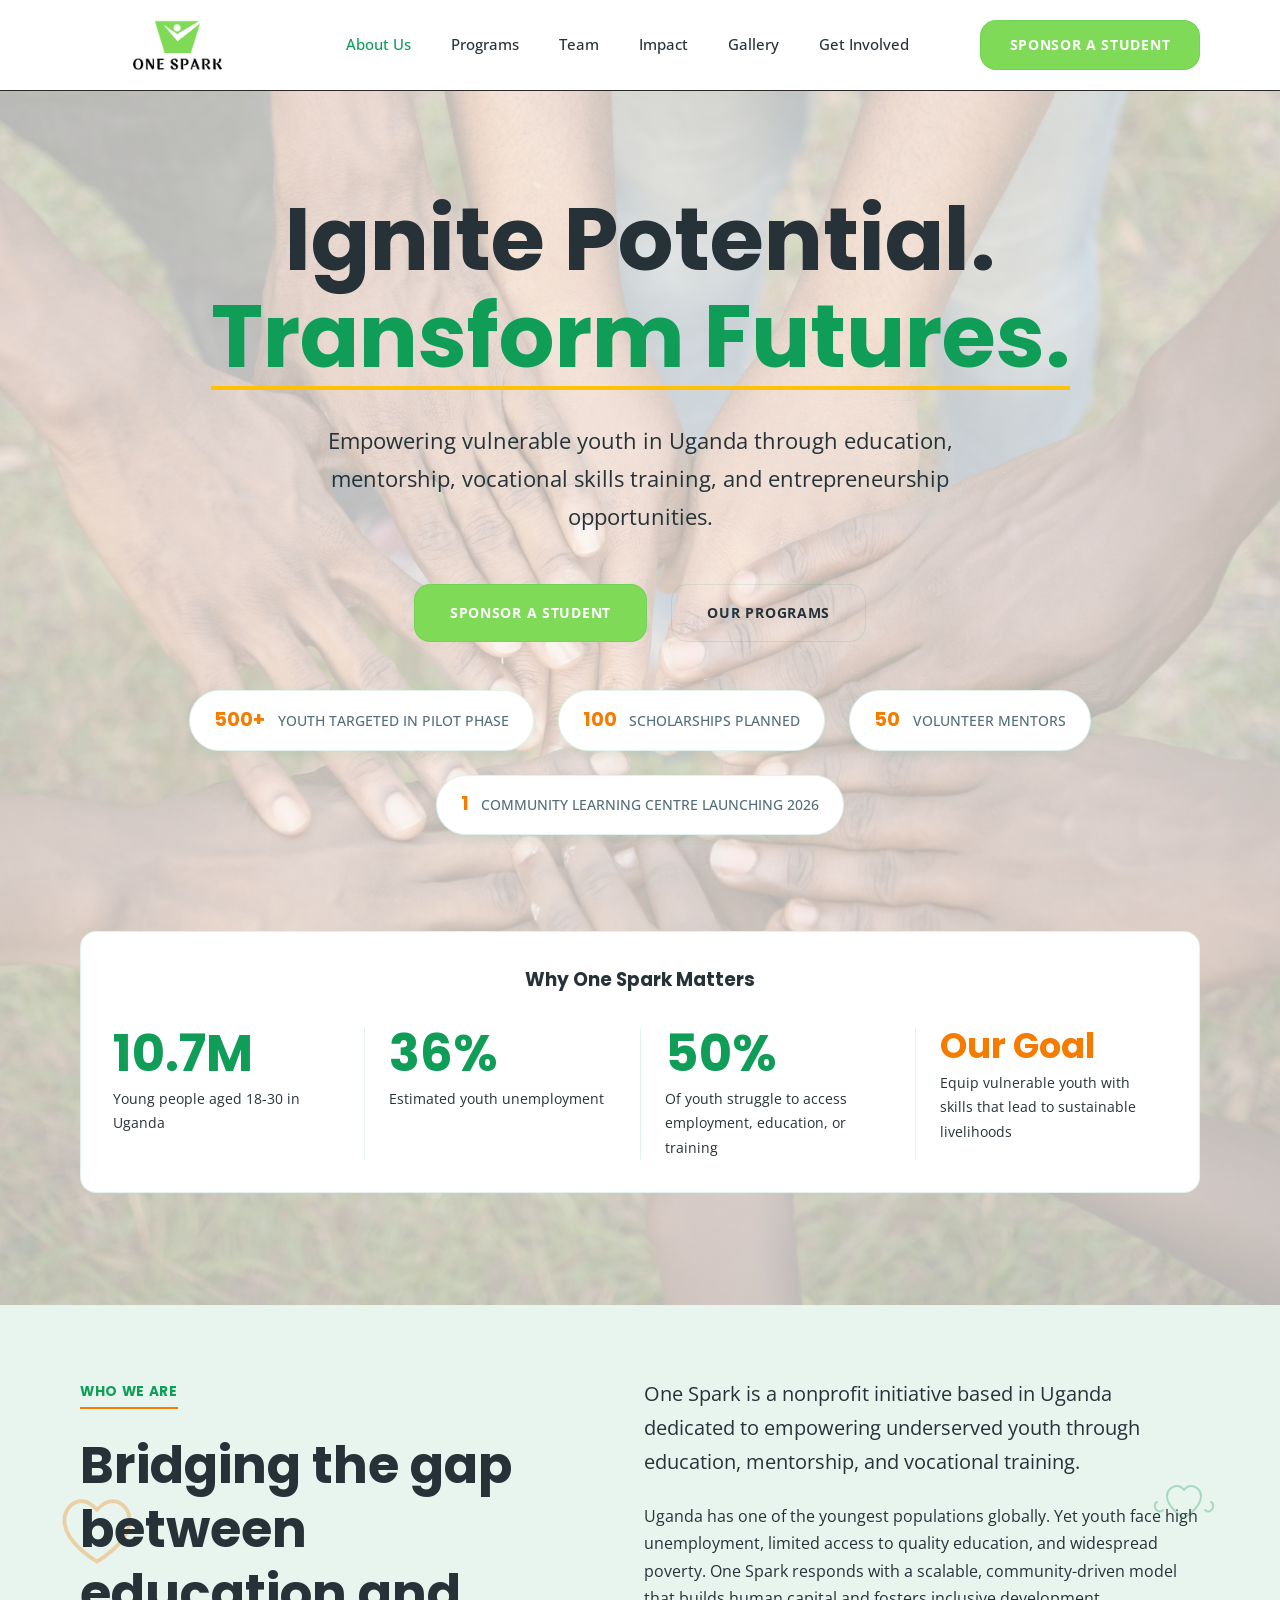
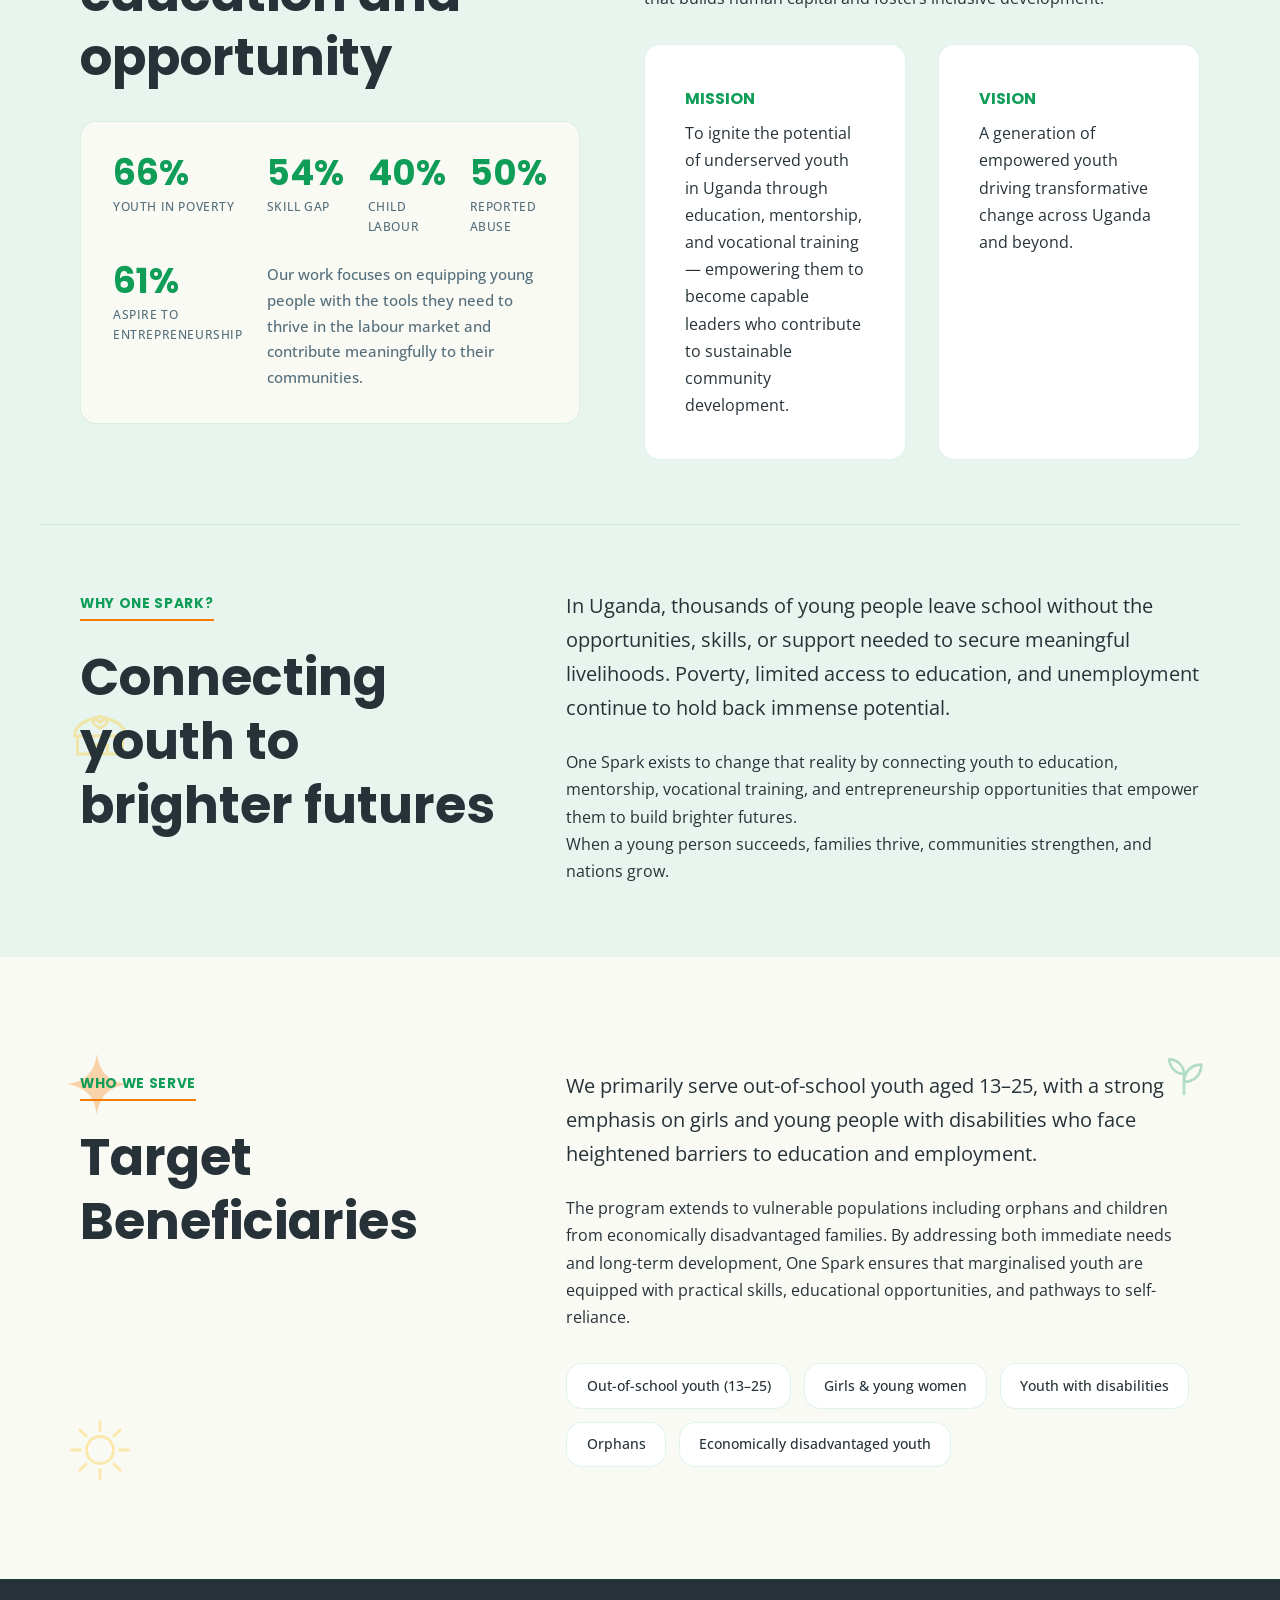
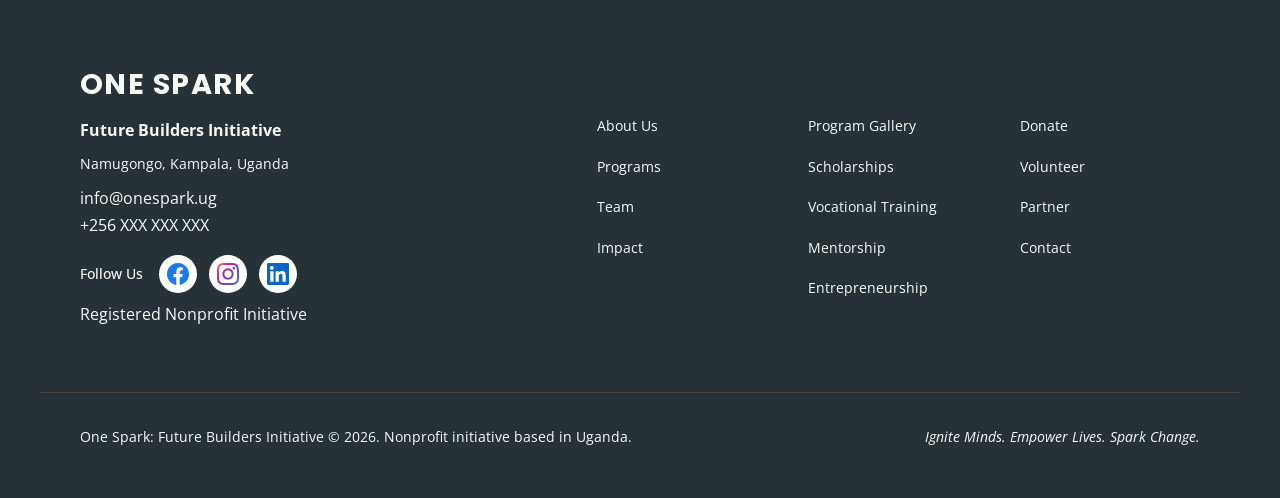
<file: index.html>
<!DOCTYPE html>
<html lang="en">

<head>
  <meta charset="UTF-8" />
  <meta name="theme-color" content="#0F9D58" />
  <meta name="viewport" content="width=device-width, initial-scale=1.0" />
  <title>One Spark — Future Builders Initiative</title>
  <link rel="stylesheet" href="style.css" />
  <link rel="preconnect" href="https://fonts.googleapis.com">
  <link
    href="https://fonts.googleapis.com/css2?family=Playfair+Display:ital,wght@0,700;0,900;1,700&family=DM+Sans:wght@300;400;500&family=DM+Mono:wght@400&display=swap"
    rel="stylesheet">
</head>

<body id="top">

  <!-- NAV -->
  <nav id="navbar">
    <div class="nav-inner">
      <a href="index.html" class="nav-logo"><img src="Assets/ONE SPARK LOGO.png" alt="One Spark" class="nav-logo-img"></a>
      <ul class="nav-links">
        <li><a href="index.html" class="active">About Us</a></li>
        <li><a href="programs.html">Programs</a></li>
        <li><a href="team.html">Team</a></li>
        <li><a href="impact.html">Impact</a></li>
        <li><a href="gallery.html">Gallery</a></li>
        <li><a href="get-involved.html">Get Involved</a></li>
      </ul>
      <a href="#" class="nav-cta" data-donate>Sponsor a Student</a>
      <button class="hamburger" id="hamburger" aria-label="Menu">
        <span></span><span></span><span></span>
      </button>
    </div>
    <div class="mobile-menu" id="mobile-menu">
      <a href="index.html">About Us</a>
      <a href="programs.html">Programs</a>
      <a href="team.html">Team</a>
      <a href="impact.html">Impact</a>
      <a href="gallery.html">Gallery</a>
      <a href="get-involved.html">Get Involved</a>
      <a href="#" class="mobile-cta" data-donate>Sponsor a Student</a>
    </div>
  </nav>

  <!-- HERO -->
  <section id="hero">
    <div class="hero-content">
      <h1 class="hero-headline">
        <span class="line">Ignite Potential.</span>
        <span class="line accent-line">Transform Futures.</span>
      </h1>
      <p class="hero-sub">Empowering vulnerable youth in Uganda through education, mentorship, vocational skills
        training, and entrepreneurship opportunities.</p>
      <div class="hero-actions">
        <a href="#" class="btn-primary" data-donate>Sponsor a Student</a>
        <a href="programs.html" class="btn-secondary">Our Programs</a>
      </div>
    </div>

    <!-- Social Proof Badges -->
    <div class="social-proof-row">
      <div class="proof-badge">
        <span class="proof-num">500+</span>
        <span class="proof-label">Youth Targeted in Pilot Phase</span>
      </div>
      <div class="proof-badge">
        <span class="proof-num">100</span>
        <span class="proof-label">Scholarships Planned</span>
      </div>
      <div class="proof-badge">
        <span class="proof-num">50</span>
        <span class="proof-label">Volunteer Mentors</span>
      </div>
      <div class="proof-badge">
        <span class="proof-num">1</span>
        <span class="proof-label">Community Learning Centre Launching 2026</span>
      </div>
    </div>

    <!-- Why One Spark Matters -->
    <div class="hero-stat-bar">
      <h3 class="stat-bar-title" style="width: 100%; text-align: center; margin-bottom: 2rem;">Why One Spark Matters
      </h3>
      <div class="stat-item">
        <span class="stat-num">10.7M</span>
        <span class="stat-desc">Young people aged 18-30 in Uganda</span>
      </div>
      <div class="stat-divider"></div>
      <div class="stat-item">
        <span class="stat-num">36%</span>
        <span class="stat-desc">Estimated youth unemployment</span>
      </div>
      <div class="stat-divider"></div>
      <div class="stat-item">
        <span class="stat-num">50%</span>
        <span class="stat-desc">Of youth struggle to access employment, education, or training</span>
      </div>
      <div class="stat-divider"></div>
      <div class="stat-item">
        <span class="stat-num goal-num">Our Goal</span>
        <span class="stat-desc">Equip vulnerable youth with skills that lead to sustainable livelihoods</span>
      </div>
    </div>
  </section>

  <!-- ABOUT -->
  <section id="about">
    <div class="container two-col">
      <div class="col-left">
        <span class="section-tag">Who We Are</span>
        <h2 class="section-title">Bridging the gap between education and opportunity</h2>
        <div class="about-stats">
          <div class="about-stat-item">
            <span class="about-stat-num">66%</span>
            <span class="about-stat-desc">Youth in poverty</span>
          </div>
          <div class="about-stat-item">
            <span class="about-stat-num">54%</span>
            <span class="about-stat-desc">Skill gap</span>
          </div>
          <div class="about-stat-item">
            <span class="about-stat-num">40%</span>
            <span class="about-stat-desc">Child labour</span>
          </div>
          <div class="about-stat-item">
            <span class="about-stat-num">50%</span>
            <span class="about-stat-desc">Reported abuse</span>
          </div>
          <div class="about-stat-item">
            <span class="about-stat-num">61%</span>
            <span class="about-stat-desc">Aspire to entrepreneurship</span>
          </div>
          <p class="about-stats-note">Our work focuses on equipping young people with the tools they need to thrive in
            the labour market and contribute meaningfully to their communities.</p>
        </div>
      </div>
      <div class="col-right">
        <p class="body-large">One Spark is a nonprofit initiative based in Uganda dedicated to empowering underserved
          youth through education, mentorship, and vocational training.</p>
        <p>Uganda has one of the youngest populations globally. Yet youth face high unemployment, limited access to
          quality education, and widespread poverty. One Spark responds with a scalable, community-driven model that
          builds human capital and fosters inclusive development.</p>
        <div class="mission-box">
          <div class="mission-block">
            <span class="mission-label">Mission</span>
            <p>To ignite the potential of underserved youth in Uganda through education, mentorship, and vocational
              training — empowering them to become capable leaders who contribute to sustainable community development.
            </p>
          </div>
          <div class="mission-block">
            <span class="mission-label">Vision</span>
            <p>A generation of empowered youth driving transformative change across Uganda and beyond.</p>
          </div>
        </div>
      </div>
    </div>

    <!-- Why One Spark -->
    <div class="container why-block">
      <div class="two-col">
        <div class="col-left">
          <span class="section-tag">Why One Spark?</span>
          <h2 class="section-title">Connecting youth to brighter futures</h2>
        </div>
        <div class="col-right">
          <p class="body-large">In Uganda, thousands of young people leave school without the opportunities, skills, or
            support needed to secure meaningful livelihoods. Poverty, limited access to education, and unemployment
            continue to hold back immense potential.</p>
          <p>One Spark exists to change that reality by connecting youth to education, mentorship, vocational training,
            and entrepreneurship opportunities that empower them to build brighter futures.</p>
          <p>When a young person succeeds, families thrive, communities strengthen, and nations grow.</p>
        </div>
      </div>
    </div>
  </section>

  <!-- WHO WE SERVE -->
  <section id="beneficiaries">
    <div class="container two-col">
      <div class="col-left">
        <span class="section-tag">Who We Serve</span>
        <h2 class="section-title">Target Beneficiaries</h2>
      </div>
      <div class="col-right">
        <p class="body-large">We primarily serve out-of-school youth aged 13–25, with a strong emphasis on girls and
          young people with disabilities who face heightened barriers to education and employment.</p>
        <p>The program extends to vulnerable populations including orphans and children from economically disadvantaged
          families. By addressing both immediate needs and long-term development, One Spark ensures that marginalised
          youth are equipped with practical skills, educational opportunities, and pathways to self-reliance.</p>
        <div class="beneficiary-tags">
          <span class="tag">Out-of-school youth (13–25)</span>
          <span class="tag">Girls &amp; young women</span>
          <span class="tag">Youth with disabilities</span>
          <span class="tag">Orphans</span>
          <span class="tag">Economically disadvantaged youth</span>
        </div>
      </div>
    </div>
  </section>

  <!-- FOOTER -->
  <footer id="footer">
    <div class="container footer-inner">
      <div class="footer-brand">
        <p class="footer-logo">ONE SPARK</p>
        <p class="footer-tagline">Future Builders Initiative</p>
        <p class="footer-location">Namugongo, Kampala, Uganda</p>
        <p class="footer-contact">info@onespark.ug<br />+256 XXX XXX XXX</p>
        <div class="footer-social">
          <span class="footer-social-label">Follow Us</span>
          <a href="#" class="social-icon" aria-label="Facebook">
            <svg viewBox="0 0 24 24" width="22" height="22" fill="#1877F2" aria-hidden="true">
              <path d="M24 12.073c0-6.627-5.373-12-12-12s-12 5.373-12 12c0 5.99 4.388 10.954 10.125 11.854v-8.385H7.078v-3.47h3.047V9.43c0-3.007 1.792-4.669 4.533-4.669 1.312 0 2.686.235 2.686.235v2.953H15.83c-1.491 0-1.956.925-1.956 1.874v2.25h3.328l-.532 3.47h-2.796v8.385C19.612 23.027 24 18.062 24 12.073z"/>
            </svg>
          </a>
          <a href="#" class="social-icon" aria-label="Instagram">
            <svg viewBox="0 0 24 24" width="22" height="22" aria-hidden="true">
              <defs>
                <linearGradient id="ig-gradient" x1="0" y1="0" x2="1" y2="1">
                  <stop offset="0" stop-color="#F58529"/>
                  <stop offset="0.25" stop-color="#DD2A7B"/>
                  <stop offset="0.5" stop-color="#8134AF"/>
                  <stop offset="0.75" stop-color="#515BD4"/>
                </linearGradient>
              </defs>
              <path fill="url(#ig-gradient)" d="M12 2.163c3.204 0 3.584.012 4.85.07 3.252.148 4.771 1.691 4.919 4.919.058 1.265.069 1.645.069 4.849 0 3.205-.012 3.584-.069 4.849-.149 3.225-1.664 4.771-4.919 4.919-1.266.058-1.644.07-4.85.07-3.204 0-3.584-.012-4.849-.07-3.26-.149-4.771-1.699-4.919-4.92-.058-1.265-.07-1.644-.07-4.849 0-3.204.013-3.583.07-4.849.149-3.227 1.664-4.771 4.919-4.919 1.266-.057 1.645-.069 4.849-.069zm0-2.163c-3.259 0-3.667.014-4.947.072-4.358.2-6.78 2.618-6.98 6.98-.059 1.281-.073 1.689-.073 4.948 0 3.259.014 3.668.072 4.948.2 4.358 2.618 6.78 6.98 6.98 1.281.058 1.689.072 4.948.072 3.259 0 3.668-.014 4.948-.072 4.354-.2 6.782-2.618 6.979-6.98.059-1.28.073-1.689.073-4.948 0-3.259-.014-3.667-.072-4.947-.196-4.354-2.617-6.78-6.979-6.98-1.281-.059-1.69-.073-4.949-.073zm0 5.838c-3.403 0-6.162 2.759-6.162 6.162s2.759 6.163 6.162 6.163 6.162-2.759 6.162-6.163c0-3.403-2.759-6.162-6.162-6.162zm0 10.162c-2.209 0-4-1.79-4-4 0-2.209 1.791-4 4-4s4 1.791 4 4c0 2.21-1.791 4-4 4zm6.406-11.845c-.796 0-1.441.645-1.441 1.44s.645 1.44 1.441 1.44c.795 0 1.439-.645 1.439-1.44s-.644-1.44-1.439-1.44z"/>
            </svg>
          </a>
          <a href="#" class="social-icon" aria-label="LinkedIn">
            <svg viewBox="0 0 24 24" width="22" height="22" fill="#0A66C2" aria-hidden="true">
              <path d="M20.447 20.452h-3.554v-5.569c0-1.328-.027-3.037-1.852-3.037-1.853 0-2.136 1.445-2.136 2.939v5.667H9.351V9h3.414v1.561h.046c.477-.9 1.637-1.85 3.37-1.85 3.601 0 4.267 2.37 4.267 5.455v6.286zM5.337 7.433c-1.144 0-2.063-.926-2.063-2.065 0-1.138.92-2.063 2.063-2.063 1.14 0 2.064.925 2.064 2.063 0 1.139-.925 2.065-2.064 2.065zm1.782 13.019H3.555V9h3.564v11.452zM22.225 0H1.771C.792 0 0 .774 0 1.729v20.542C0 23.227.792 24 1.771 24h20.451C23.2 24 24 23.227 24 22.271V1.729C24 .774 23.2 0 22.225 0z"/>
            </svg>
          </a>
        </div>
        <p class="footer-registered">Registered Nonprofit Initiative</p>
      </div>
      <div class="footer-links">
        <div class="footer-col">
          <h5>Organization</h5>
          <a href="index.html">About Us</a>
          <a href="programs.html">Programs</a>
          <a href="team.html">Team</a>
          <a href="impact.html">Impact</a>
        </div>
        <div class="footer-col">
          <h5>Programs</h5>
          <a href="gallery.html">Program Gallery</a>
          <a href="programs.html#programs">Scholarships</a>
          <a href="programs.html#programs">Vocational Training</a>
          <a href="programs.html#programs">Mentorship</a>
          <a href="programs.html#programs">Entrepreneurship</a>
        </div>
        <div class="footer-col">
          <h5>Get Involved</h5>
          <a href="#" data-donate>Donate</a>
          <a href="get-involved.html#get-involved">Volunteer</a>
          <a href="get-involved.html#get-involved">Partner</a>
          <a href="get-involved.html#contact">Contact</a>
        </div>
      </div>
    </div>
    <div class="footer-bottom container">
      <p>One Spark: Future Builders Initiative &copy; <span id="current-year">2026</span>. Nonprofit initiative based in
        Uganda.</p>
      <p class="footer-mission-line">Ignite Minds. Empower Lives. Spark Change.</p>
    </div>
  </footer>

  <script src="script.js"></script>
</body>

</html>
</file>
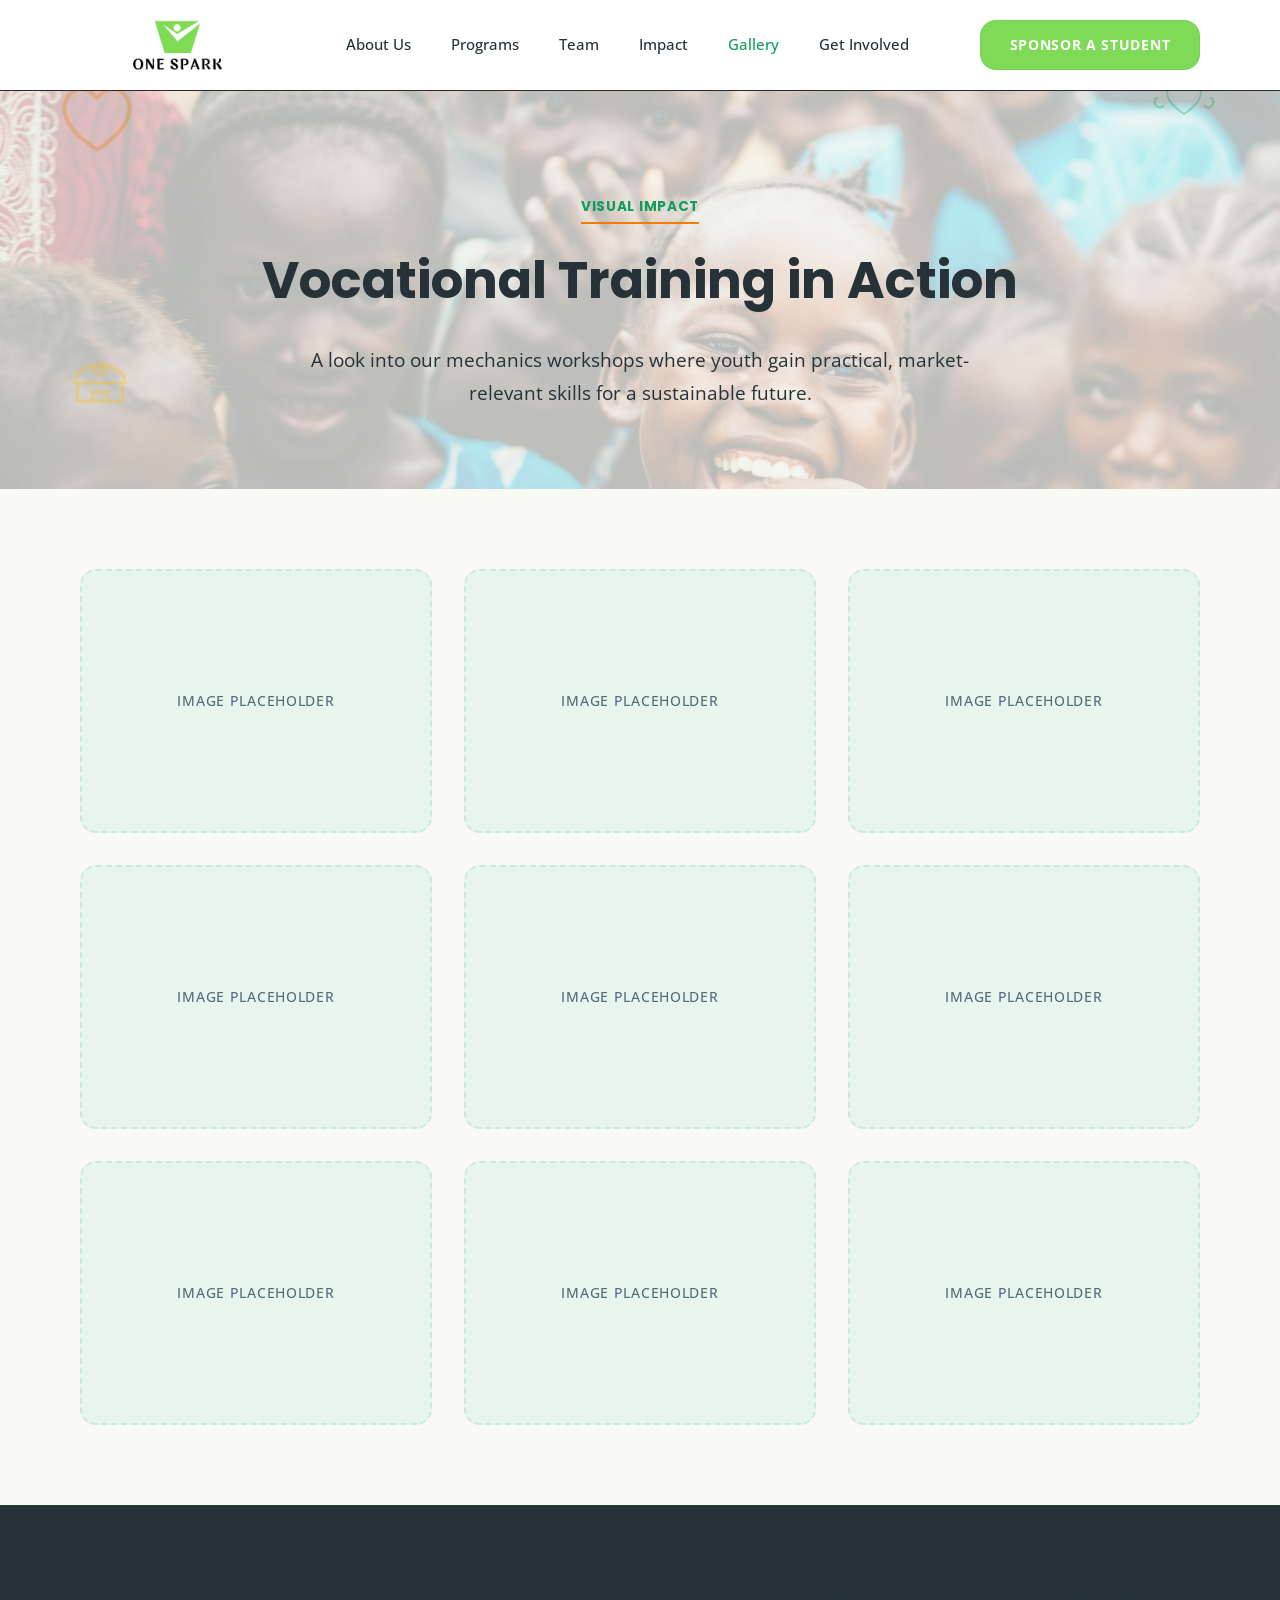
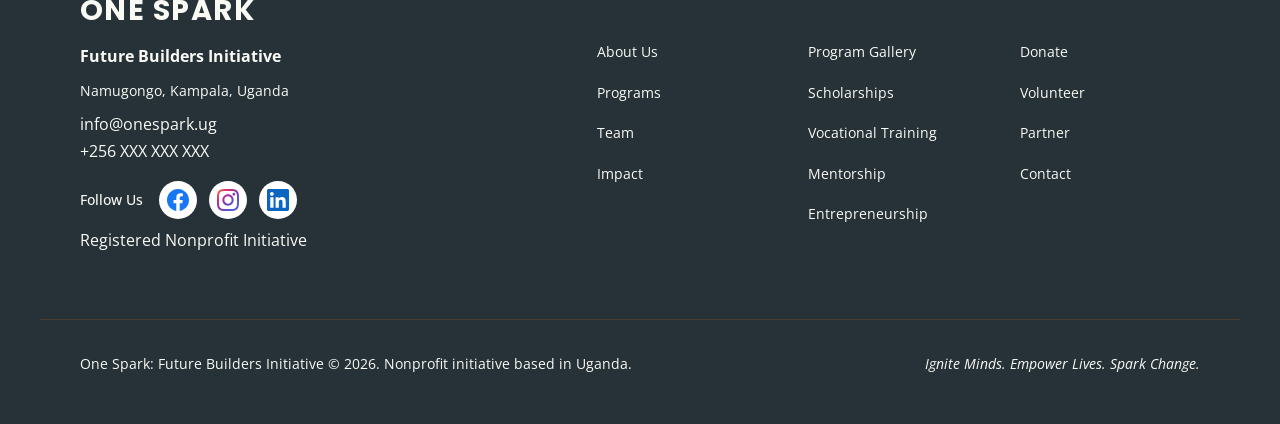
<file: gallery.html>
<!DOCTYPE html>
<html lang="en">
<head>
  <meta charset="UTF-8" />
  <meta name="theme-color" content="#0F9D58" />
  <meta name="viewport" content="width=device-width, initial-scale=1.0" />
  <title>Gallery — One Spark</title>
  <link rel="stylesheet" href="style.css" />
  <link rel="preconnect" href="https://fonts.googleapis.com">
  <link href="https://fonts.googleapis.com/css2?family=Montserrat:wght@700&family=Inter:wght@400;500&display=swap" rel="stylesheet">
</head>
<body class="gallery-page">

  <!-- NAV -->
  <nav id="navbar">
    <div class="nav-inner">
      <a href="index.html" class="nav-logo"><img src="Assets/ONE SPARK LOGO.png" alt="One Spark" class="nav-logo-img"></a>
      <ul class="nav-links">
        <li><a href="index.html">About Us</a></li>
        <li><a href="programs.html">Programs</a></li>
        <li><a href="team.html">Team</a></li>
        <li><a href="impact.html">Impact</a></li>
        <li><a href="gallery.html" class="active">Gallery</a></li>
        <li><a href="get-involved.html">Get Involved</a></li>
      </ul>
      <a href="#" class="nav-cta" data-donate>Sponsor a Student</a>
      <button class="hamburger" id="hamburger" aria-label="Menu">
        <span></span><span></span><span></span>
      </button>
    </div>
    <div class="mobile-menu" id="mobile-menu">
      <a href="index.html">About Us</a>
      <a href="programs.html">Programs</a>
      <a href="team.html">Team</a>
      <a href="impact.html">Impact</a>
      <a href="gallery.html">Gallery</a>
      <a href="get-involved.html">Get Involved</a>
      <a href="#" class="mobile-cta" data-donate>Sponsor a Student</a>
    </div>
  </nav>

  <header class="gallery-hero" style="background-image: url('Assets/Images/kids.jpg');">
    <div class="container">
      <span class="section-tag">Visual Impact</span>
      <h1 class="section-title">Vocational Training in Action</h1>
      <p class="section-intro" style="margin: 0 auto;">A look into our mechanics workshops where youth gain practical, market-relevant skills for a sustainable future.</p>
    </div>
  </header>

  <main class="container">
    <div class="gallery-grid">
      <div class="gallery-item gallery-placeholder reveal">Image Placeholder</div>
      <div class="gallery-item gallery-placeholder reveal">Image Placeholder</div>
      <div class="gallery-item gallery-placeholder reveal">Image Placeholder</div>
      <div class="gallery-item gallery-placeholder reveal">Image Placeholder</div>
      <div class="gallery-item gallery-placeholder reveal">Image Placeholder</div>
      <div class="gallery-item gallery-placeholder reveal">Image Placeholder</div>
      <div class="gallery-item gallery-placeholder reveal">Image Placeholder</div>
      <div class="gallery-item gallery-placeholder reveal">Image Placeholder</div>
      <div class="gallery-item gallery-placeholder reveal">Image Placeholder</div>
    </div>
  </main>

  <footer id="footer">
    <div class="container footer-inner">
      <div class="footer-brand">
        <p class="footer-logo">ONE SPARK</p>
        <p class="footer-tagline">Future Builders Initiative</p>
        <p class="footer-location">Namugongo, Kampala, Uganda</p>
        <p class="footer-contact">info@onespark.ug<br/>+256 XXX XXX XXX</p>
        <div class="footer-social">
          <span class="footer-social-label">Follow Us</span>
          <a href="#" class="social-icon" aria-label="Facebook">
            <svg viewBox="0 0 24 24" width="22" height="22" fill="#1877F2" aria-hidden="true">
              <path d="M24 12.073c0-6.627-5.373-12-12-12s-12 5.373-12 12c0 5.99 4.388 10.954 10.125 11.854v-8.385H7.078v-3.47h3.047V9.43c0-3.007 1.792-4.669 4.533-4.669 1.312 0 2.686.235 2.686.235v2.953H15.83c-1.491 0-1.956.925-1.956 1.874v2.25h3.328l-.532 3.47h-2.796v8.385C19.612 23.027 24 18.062 24 12.073z"/>
            </svg>
          </a>
          <a href="#" class="social-icon" aria-label="Instagram">
            <svg viewBox="0 0 24 24" width="22" height="22" aria-hidden="true">
              <defs>
                <linearGradient id="ig-gradient" x1="0" y1="0" x2="1" y2="1">
                  <stop offset="0" stop-color="#F58529"/>
                  <stop offset="0.25" stop-color="#DD2A7B"/>
                  <stop offset="0.5" stop-color="#8134AF"/>
                  <stop offset="0.75" stop-color="#515BD4"/>
                </linearGradient>
              </defs>
              <path fill="url(#ig-gradient)" d="M12 2.163c3.204 0 3.584.012 4.85.07 3.252.148 4.771 1.691 4.919 4.919.058 1.265.069 1.645.069 4.849 0 3.205-.012 3.584-.069 4.849-.149 3.225-1.664 4.771-4.919 4.919-1.266.058-1.644.07-4.85.07-3.204 0-3.584-.012-4.849-.07-3.26-.149-4.771-1.699-4.919-4.92-.058-1.265-.07-1.644-.07-4.849 0-3.204.013-3.583.07-4.849.149-3.227 1.664-4.771 4.919-4.919 1.266-.057 1.645-.069 4.849-.069zm0-2.163c-3.259 0-3.667.014-4.947.072-4.358.2-6.78 2.618-6.98 6.98-.059 1.281-.073 1.689-.073 4.948 0 3.259.014 3.668.072 4.948.2 4.358 2.618 6.78 6.98 6.98 1.281.058 1.689.072 4.948.072 3.259 0 3.668-.014 4.948-.072 4.354-.2 6.782-2.618 6.979-6.98.059-1.28.073-1.689.073-4.948 0-3.259-.014-3.667-.072-4.947-.196-4.354-2.617-6.78-6.979-6.98-1.281-.059-1.69-.073-4.949-.073zm0 5.838c-3.403 0-6.162 2.759-6.162 6.162s2.759 6.163 6.162 6.163 6.162-2.759 6.162-6.163c0-3.403-2.759-6.162-6.162-6.162zm0 10.162c-2.209 0-4-1.79-4-4 0-2.209 1.791-4 4-4s4 1.791 4 4c0 2.21-1.791 4-4 4zm6.406-11.845c-.796 0-1.441.645-1.441 1.44s.645 1.44 1.441 1.44c.795 0 1.439-.645 1.439-1.44s-.644-1.44-1.439-1.44z"/>
            </svg>
          </a>
          <a href="#" class="social-icon" aria-label="LinkedIn">
            <svg viewBox="0 0 24 24" width="22" height="22" fill="#0A66C2" aria-hidden="true">
              <path d="M20.447 20.452h-3.554v-5.569c0-1.328-.027-3.037-1.852-3.037-1.853 0-2.136 1.445-2.136 2.939v5.667H9.351V9h3.414v1.561h.046c.477-.9 1.637-1.85 3.37-1.85 3.601 0 4.267 2.37 4.267 5.455v6.286zM5.337 7.433c-1.144 0-2.063-.926-2.063-2.065 0-1.138.92-2.063 2.063-2.063 1.14 0 2.064.925 2.064 2.063 0 1.139-.925 2.065-2.064 2.065zm1.782 13.019H3.555V9h3.564v11.452zM22.225 0H1.771C.792 0 0 .774 0 1.729v20.542C0 23.227.792 24 1.771 24h20.451C23.2 24 24 23.227 24 22.271V1.729C24 .774 23.2 0 22.225 0z"/>
            </svg>
          </a>
        </div>
        <p class="footer-registered">Registered Nonprofit Initiative</p>
      </div>
      <div class="footer-links">
        <div class="footer-col">
          <h5>Organization</h5>
          <a href="index.html">About Us</a>
          <a href="programs.html">Programs</a>
          <a href="team.html">Team</a>
          <a href="impact.html">Impact</a>
        </div>
        <div class="footer-col">
          <h5>Programs</h5>
          <a href="gallery.html">Program Gallery</a>
          <a href="programs.html#programs">Scholarships</a>
          <a href="programs.html#programs">Vocational Training</a>
          <a href="programs.html#programs">Mentorship</a>
          <a href="programs.html#programs">Entrepreneurship</a>
        </div>
        <div class="footer-col">
          <h5>Get Involved</h5>
          <a href="#" data-donate>Donate</a>
          <a href="get-involved.html#get-involved">Volunteer</a>
          <a href="get-involved.html#get-involved">Partner</a>
          <a href="get-involved.html#contact">Contact</a>
        </div>
      </div>
    </div>
    <div class="footer-bottom container">
      <p>One Spark: Future Builders Initiative &copy; <span id="current-year">2026</span>. Nonprofit initiative based in Uganda.</p>
      <p class="footer-mission-line">Ignite Minds. Empower Lives. Spark Change.</p>
    </div>
  </footer>

  <script src="script.js"></script>
</body>
</html>
</file>
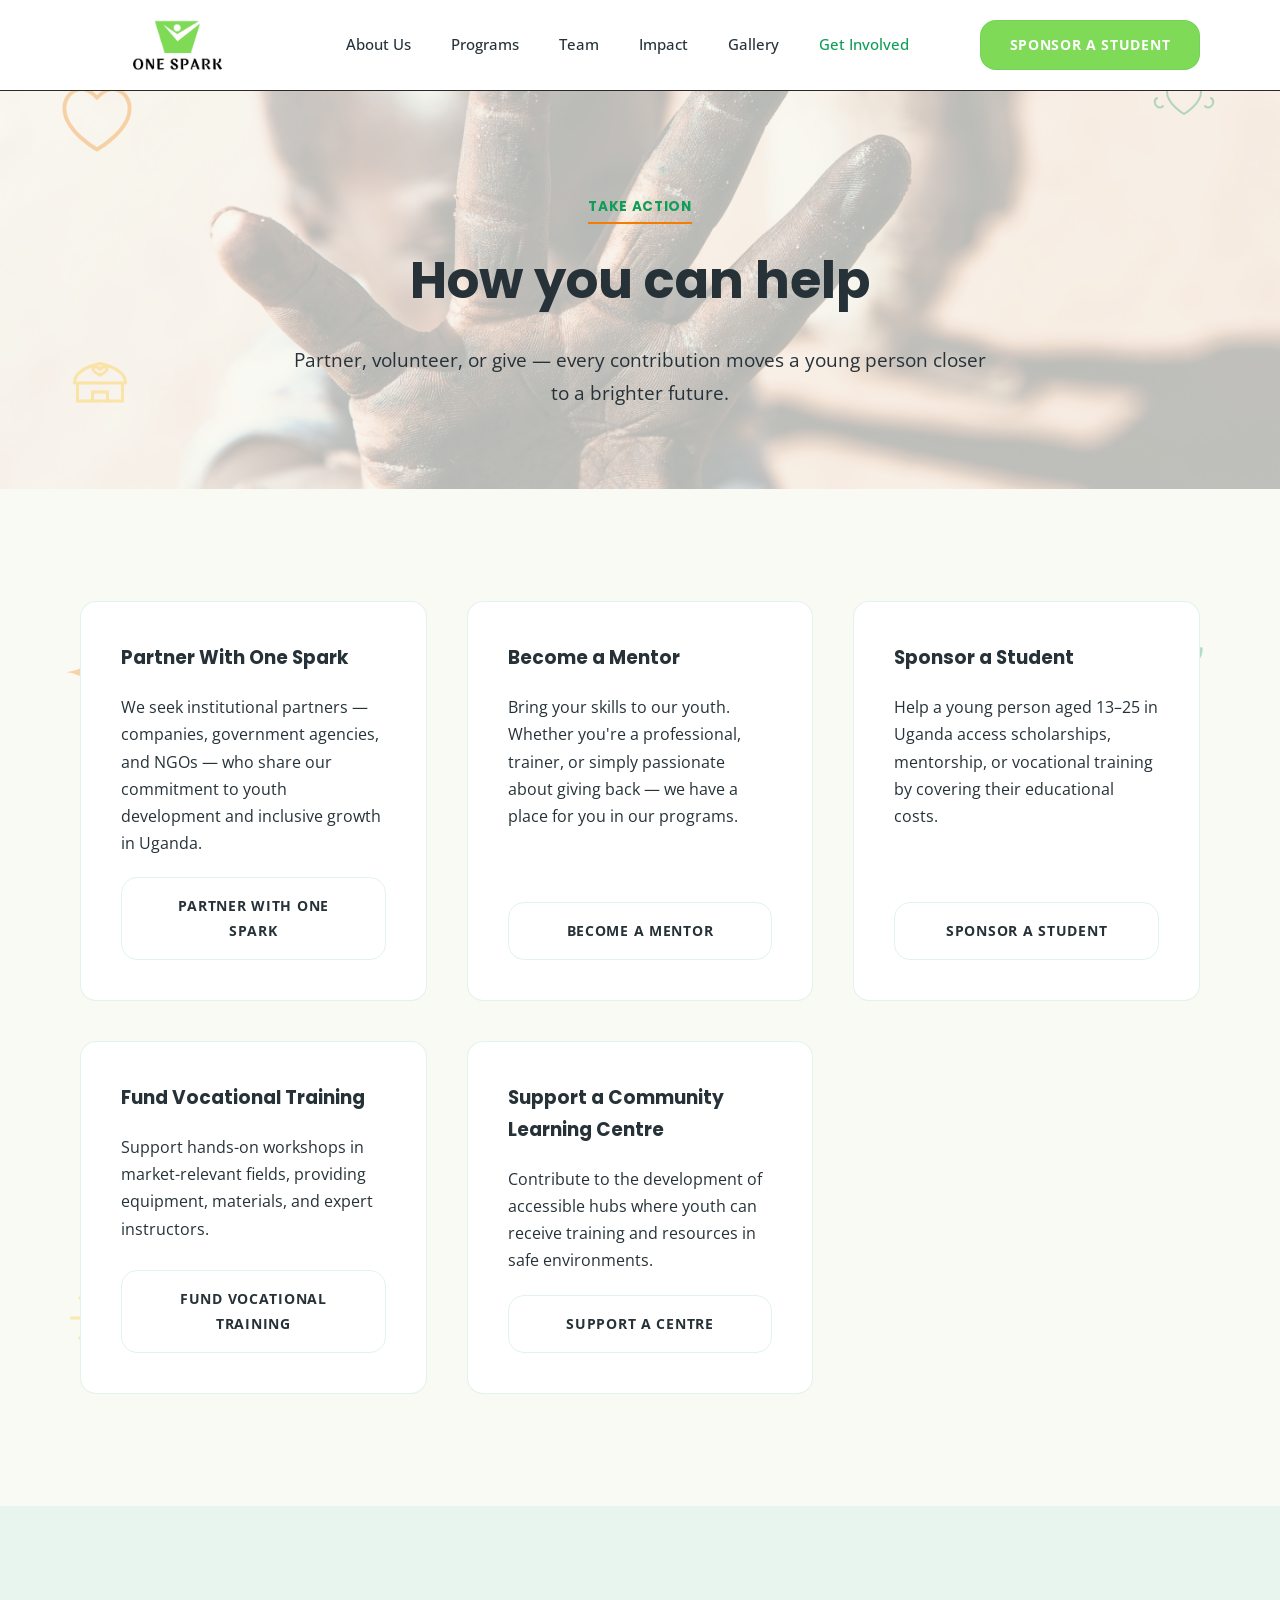
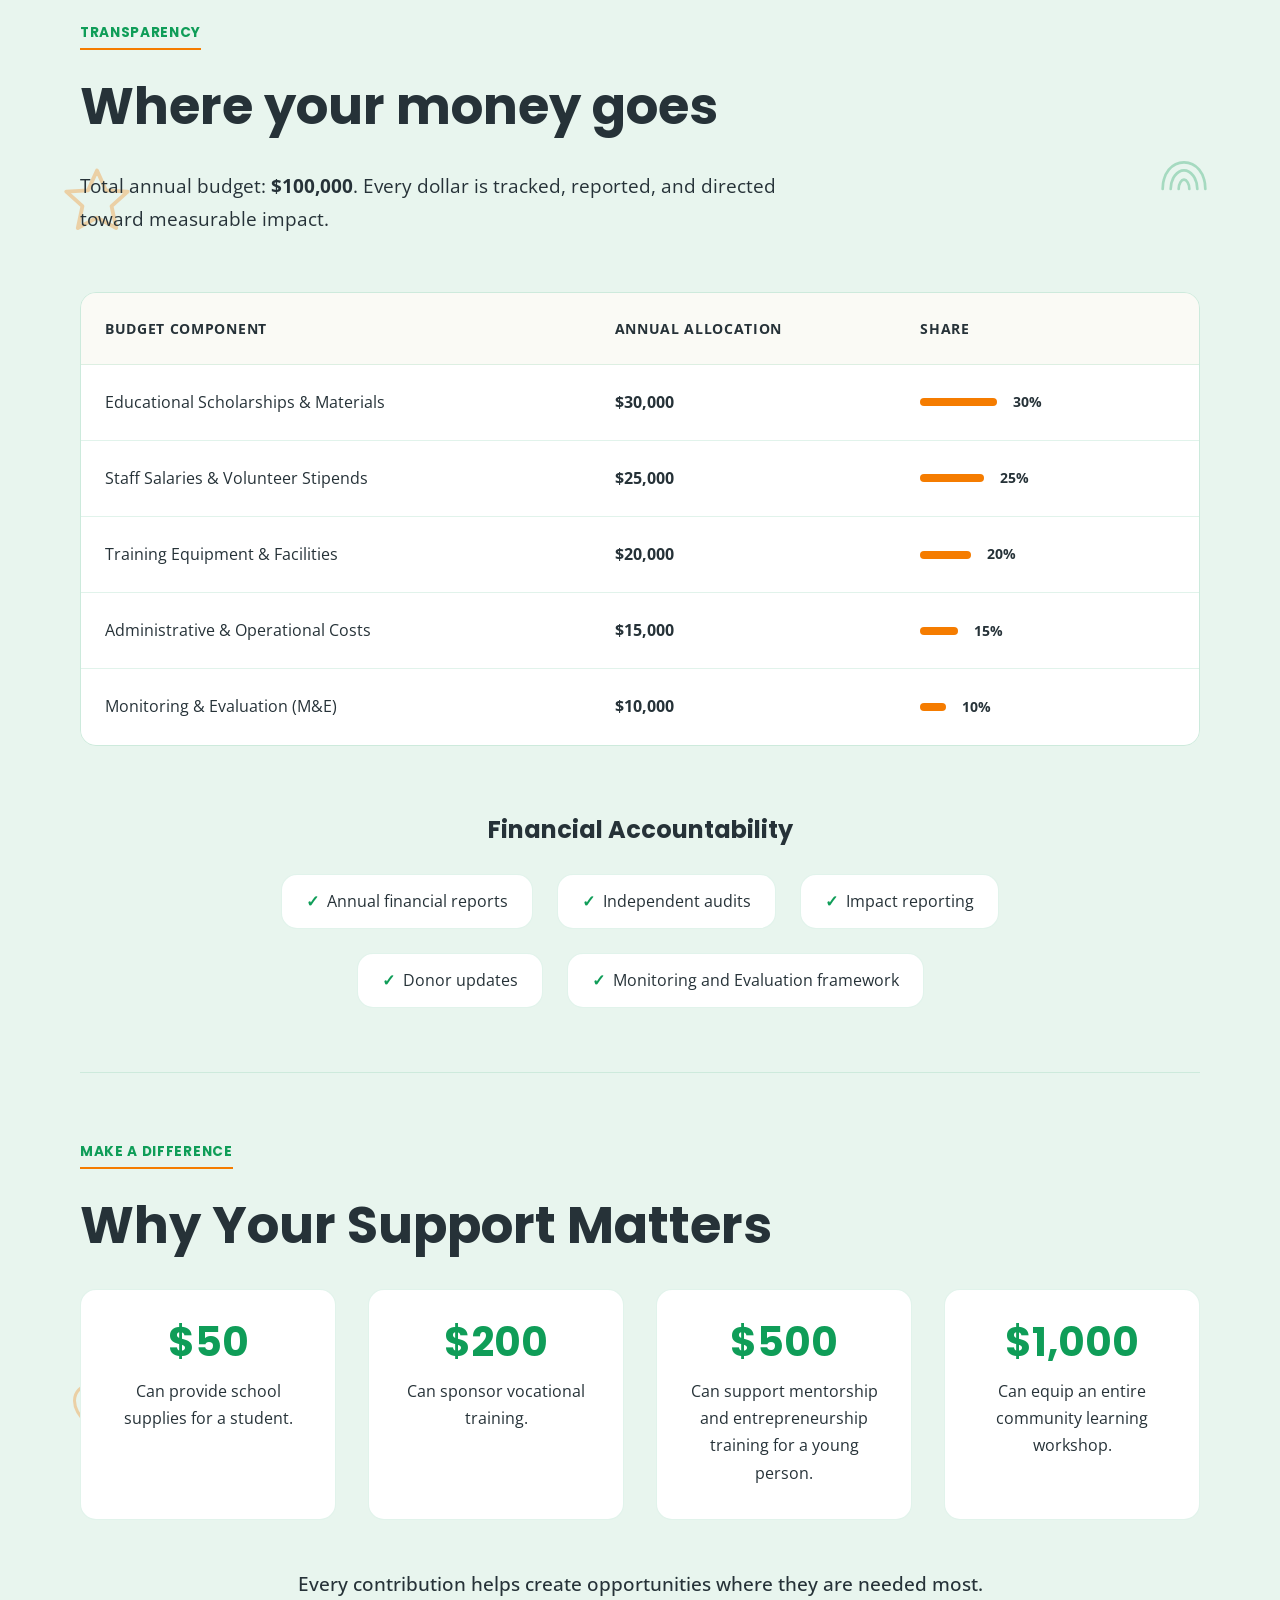
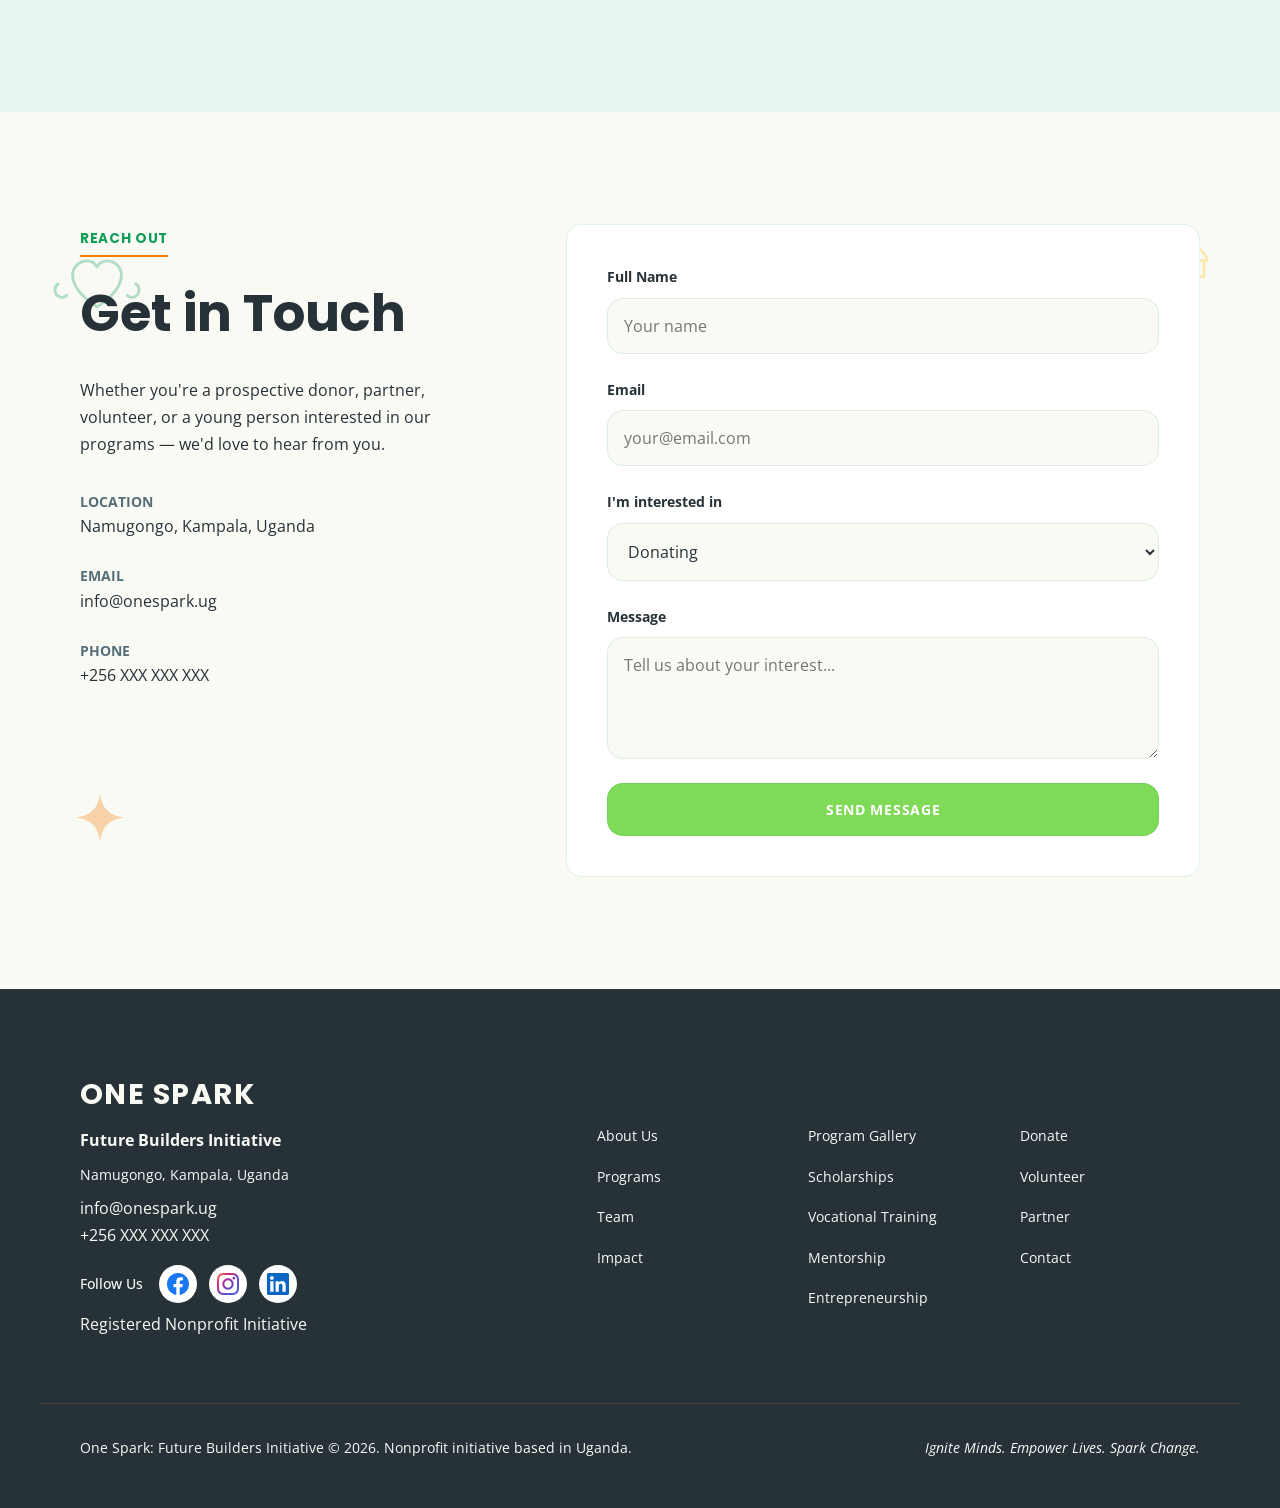
<file: get-involved.html>
<!DOCTYPE html>
<html lang="en">

<head>
  <meta charset="UTF-8" />
  <meta name="theme-color" content="#0F9D58" />
  <meta name="viewport" content="width=device-width, initial-scale=1.0" />
  <title>Get Involved — One Spark</title>
  <link rel="stylesheet" href="style.css" />
  <link rel="preconnect" href="https://fonts.googleapis.com">
  <link
    href="https://fonts.googleapis.com/css2?family=Playfair+Display:ital,wght@0,700;0,900;1,700&family=DM+Sans:wght@300;400;500&family=DM+Mono:wght@400&display=swap"
    rel="stylesheet">
</head>

<body>

  <!-- NAV -->
  <nav id="navbar">
    <div class="nav-inner">
      <a href="index.html" class="nav-logo"><img src="Assets/ONE SPARK LOGO.png" alt="One Spark" class="nav-logo-img"></a>
      <ul class="nav-links">
        <li><a href="index.html">About Us</a></li>
        <li><a href="programs.html">Programs</a></li>
        <li><a href="team.html">Team</a></li>
        <li><a href="impact.html">Impact</a></li>
        <li><a href="gallery.html">Gallery</a></li>
        <li><a href="get-involved.html" class="active">Get Involved</a></li>
      </ul>
      <a href="#" class="nav-cta" data-donate>Sponsor a Student</a>
      <button class="hamburger" id="hamburger" aria-label="Menu">
        <span></span><span></span><span></span>
      </button>
    </div>
    <div class="mobile-menu" id="mobile-menu">
      <a href="index.html">About Us</a>
      <a href="programs.html">Programs</a>
      <a href="team.html">Team</a>
      <a href="impact.html">Impact</a>
      <a href="gallery.html">Gallery</a>
      <a href="get-involved.html">Get Involved</a>
      <a href="#" class="mobile-cta" data-donate>Sponsor a Student</a>
    </div>
  </nav>

  <!-- HERO -->
  <header class="gallery-hero" style="background-image: url('Assets/Images/hand.jpg');">
    <div class="container">
      <span class="section-tag">Take Action</span>
      <h1 class="section-title">How you can help</h1>
      <p class="section-intro" style="margin: 0 auto;">Partner, volunteer, or give — every contribution moves a young
        person closer to a brighter future.</p>
    </div>
  </header>

  <!-- GET INVOLVED -->
  <section id="get-involved">
    <div class="container">
      <div class="involved-grid">
        <div class="involved-card">
          <h3>Partner With One Spark</h3>
          <p>We seek institutional partners — companies, government agencies, and NGOs — who share our commitment to
            youth development and inclusive growth in Uganda.</p>
          <a href="#contact" class="btn-outline">Partner With One Spark</a>
        </div>
        <div class="involved-card">
          <h3>Become a Mentor</h3>
          <p>Bring your skills to our youth. Whether you're a professional, trainer, or simply passionate about giving
            back — we have a place for you in our programs.</p>
          <a href="#contact" class="btn-outline">Become a Mentor</a>
        </div>
        <div class="involved-card">
          <h3>Sponsor a Student</h3>
          <p>Help a young person aged 13–25 in Uganda access scholarships, mentorship, or vocational training by
            covering their educational costs.</p>
          <a href="#" class="btn-outline" data-donate>Sponsor a Student</a>
        </div>
        <div class="involved-card">
          <h3>Fund Vocational Training</h3>
          <p>Support hands-on workshops in market-relevant fields, providing equipment, materials, and expert
            instructors.</p>
          <a href="#" class="btn-outline" data-donate>Fund Vocational Training</a>
        </div>
        <div class="involved-card">
          <h3>Support a Community Learning Centre</h3>
          <p>Contribute to the development of accessible hubs where youth can receive training and resources in safe
            environments.</p>
          <a href="#" class="btn-outline" data-donate>Support a Centre</a>
        </div>
      </div>
    </div>
  </section>

  <!-- BUDGET / TRANSPARENCY -->
  <section id="budget">
    <div class="container">
      <span class="section-tag">Transparency</span>
      <h2 class="section-title">Where your money goes</h2>
      <p class="section-intro">Total annual budget: <strong>$100,000</strong>. Every dollar is tracked, reported, and
        directed toward measurable impact.</p>
      <div class="budget-table">
        <div class="budget-row header">
          <span>Budget Component</span>
          <span>Annual Allocation</span>
          <span>Share</span>
        </div>
        <div class="budget-row" data-pct="30">
          <span>Educational Scholarships &amp; Materials</span>
          <span class="budget-amount">$30,000</span>
          <div class="budget-bar-wrap">
            <div class="budget-bar" style="width:30%"></div><span class="budget-pct">30%</span>
          </div>
        </div>
        <div class="budget-row" data-pct="25">
          <span>Staff Salaries &amp; Volunteer Stipends</span>
          <span class="budget-amount">$25,000</span>
          <div class="budget-bar-wrap">
            <div class="budget-bar" style="width:25%"></div><span class="budget-pct">25%</span>
          </div>
        </div>
        <div class="budget-row" data-pct="20">
          <span>Training Equipment &amp; Facilities</span>
          <span class="budget-amount">$20,000</span>
          <div class="budget-bar-wrap">
            <div class="budget-bar" style="width:20%"></div><span class="budget-pct">20%</span>
          </div>
        </div>
        <div class="budget-row" data-pct="15">
          <span>Administrative &amp; Operational Costs</span>
          <span class="budget-amount">$15,000</span>
          <div class="budget-bar-wrap">
            <div class="budget-bar" style="width:15%"></div><span class="budget-pct">15%</span>
          </div>
        </div>
        <div class="budget-row" data-pct="10">
          <span>Monitoring &amp; Evaluation (M&amp;E)</span>
          <span class="budget-amount">$10,000</span>
          <div class="budget-bar-wrap">
            <div class="budget-bar" style="width:10%"></div><span class="budget-pct">10%</span>
          </div>
        </div>
      </div>

      <!-- Financial Accountability -->
      <div class="accountability-block" style="margin-top: 4rem;">
        <h3 style="font-family: 'Poppins', sans-serif; font-size: 1.5rem; margin-bottom: 1.5rem; text-align: center;">
          Financial Accountability</h3>
        <ul class="accountability-list"
          style="display: flex; flex-wrap: wrap; gap: 1.5rem; justify-content: center; max-width: 800px; margin: 0 auto;">
          <li
            style="display: flex; align-items: center; gap: 0.5rem; background: var(--bg-card); padding: 0.8rem 1.5rem; border-radius: var(--border-radius-standard); border: 1px solid var(--border-color);">
            <span style="color: var(--accent-primary); font-weight: bold;">✓</span> Annual financial reports</li>
          <li
            style="display: flex; align-items: center; gap: 0.5rem; background: var(--bg-card); padding: 0.8rem 1.5rem; border-radius: var(--border-radius-standard); border: 1px solid var(--border-color);">
            <span style="color: var(--accent-primary); font-weight: bold;">✓</span> Independent audits</li>
          <li
            style="display: flex; align-items: center; gap: 0.5rem; background: var(--bg-card); padding: 0.8rem 1.5rem; border-radius: var(--border-radius-standard); border: 1px solid var(--border-color);">
            <span style="color: var(--accent-primary); font-weight: bold;">✓</span> Impact reporting</li>
          <li
            style="display: flex; align-items: center; gap: 0.5rem; background: var(--bg-card); padding: 0.8rem 1.5rem; border-radius: var(--border-radius-standard); border: 1px solid var(--border-color);">
            <span style="color: var(--accent-primary); font-weight: bold;">✓</span> Donor updates</li>
          <li
            style="display: flex; align-items: center; gap: 0.5rem; background: var(--bg-card); padding: 0.8rem 1.5rem; border-radius: var(--border-radius-standard); border: 1px solid var(--border-color);">
            <span style="color: var(--accent-primary); font-weight: bold;">✓</span> Monitoring and Evaluation framework
          </li>
        </ul>
      </div>

      <!-- Make a Difference -->
      <div class="support-block">
        <span class="section-tag">Make a Difference</span>
        <h2 class="section-title">Why Your Support Matters</h2>
        <div class="support-grid">
          <div class="support-tier">
            <span class="tier-amount">$50</span>
            <p>Can provide school supplies for a student.</p>
          </div>
          <div class="support-tier">
            <span class="tier-amount">$200</span>
            <p>Can sponsor vocational training.</p>
          </div>
          <div class="support-tier">
            <span class="tier-amount">$500</span>
            <p>Can support mentorship and entrepreneurship training for a young person.</p>
          </div>
          <div class="support-tier">
            <span class="tier-amount">$1,000</span>
            <p>Can equip an entire community learning workshop.</p>
          </div>
        </div>
        <p class="support-closing">Every contribution helps create opportunities where they are needed most.</p>
      </div>
    </div>
  </section>

  <!-- CONTACT -->
  <section id="contact">
    <div class="container two-col">
      <div class="col-left">
        <span class="section-tag">Reach Out</span>
        <h2 class="section-title">Get in Touch</h2>
        <p>Whether you're a prospective donor, partner, volunteer, or a young person interested in our programs — we'd
          love to hear from you.</p>
        <div class="contact-details">
          <div class="contact-line">
            <span class="contact-label">Location</span>
            <span>Namugongo, Kampala, Uganda</span>
          </div>
          <div class="contact-line">
            <span class="contact-label">Email</span>
            <span>info@onespark.ug</span>
          </div>
          <div class="contact-line">
            <span class="contact-label">Phone</span>
            <span>+256 XXX XXX XXX</span>
          </div>
        </div>
      </div>
      <div class="col-right">
        <form class="contact-form" id="contact-form">
          <div class="form-group">
            <label for="c-name">Full Name</label>
            <input type="text" id="c-name" placeholder="Your name" />
          </div>
          <div class="form-group">
            <label for="c-email">Email</label>
            <input type="email" id="c-email" placeholder="your@email.com" />
          </div>
          <div class="form-group">
            <label for="c-interest">I'm interested in</label>
            <select id="c-interest">
              <option>Donating</option>
              <option>Partnering</option>
              <option>Volunteering / Mentoring</option>
              <option>Applying to a program</option>
              <option>Media / Press</option>
              <option>Other</option>
            </select>
          </div>
          <div class="form-group">
            <label for="c-message">Message</label>
            <textarea id="c-message" rows="4" placeholder="Tell us about your interest..."></textarea>
          </div>
          <button type="submit" class="btn-primary">Send Message</button>
        </form>
      </div>
    </div>
  </section>

  <!-- FOOTER -->
  <footer id="footer">
    <div class="container footer-inner">
      <div class="footer-brand">
        <p class="footer-logo">ONE SPARK</p>
        <p class="footer-tagline">Future Builders Initiative</p>
        <p class="footer-location">Namugongo, Kampala, Uganda</p>
        <p class="footer-contact">info@onespark.ug<br />+256 XXX XXX XXX</p>
        <div class="footer-social">
          <span class="footer-social-label">Follow Us</span>
          <a href="#" class="social-icon" aria-label="Facebook">
            <svg viewBox="0 0 24 24" width="22" height="22" fill="#1877F2" aria-hidden="true">
              <path d="M24 12.073c0-6.627-5.373-12-12-12s-12 5.373-12 12c0 5.99 4.388 10.954 10.125 11.854v-8.385H7.078v-3.47h3.047V9.43c0-3.007 1.792-4.669 4.533-4.669 1.312 0 2.686.235 2.686.235v2.953H15.83c-1.491 0-1.956.925-1.956 1.874v2.25h3.328l-.532 3.47h-2.796v8.385C19.612 23.027 24 18.062 24 12.073z"/>
            </svg>
          </a>
          <a href="#" class="social-icon" aria-label="Instagram">
            <svg viewBox="0 0 24 24" width="22" height="22" aria-hidden="true">
              <defs>
                <linearGradient id="ig-gradient" x1="0" y1="0" x2="1" y2="1">
                  <stop offset="0" stop-color="#F58529"/>
                  <stop offset="0.25" stop-color="#DD2A7B"/>
                  <stop offset="0.5" stop-color="#8134AF"/>
                  <stop offset="0.75" stop-color="#515BD4"/>
                </linearGradient>
              </defs>
              <path fill="url(#ig-gradient)" d="M12 2.163c3.204 0 3.584.012 4.85.07 3.252.148 4.771 1.691 4.919 4.919.058 1.265.069 1.645.069 4.849 0 3.205-.012 3.584-.069 4.849-.149 3.225-1.664 4.771-4.919 4.919-1.266.058-1.644.07-4.85.07-3.204 0-3.584-.012-4.849-.07-3.26-.149-4.771-1.699-4.919-4.92-.058-1.265-.07-1.644-.07-4.849 0-3.204.013-3.583.07-4.849.149-3.227 1.664-4.771 4.919-4.919 1.266-.057 1.645-.069 4.849-.069zm0-2.163c-3.259 0-3.667.014-4.947.072-4.358.2-6.78 2.618-6.98 6.98-.059 1.281-.073 1.689-.073 4.948 0 3.259.014 3.668.072 4.948.2 4.358 2.618 6.78 6.98 6.98 1.281.058 1.689.072 4.948.072 3.259 0 3.668-.014 4.948-.072 4.354-.2 6.782-2.618 6.979-6.98.059-1.28.073-1.689.073-4.948 0-3.259-.014-3.667-.072-4.947-.196-4.354-2.617-6.78-6.979-6.98-1.281-.059-1.69-.073-4.949-.073zm0 5.838c-3.403 0-6.162 2.759-6.162 6.162s2.759 6.163 6.162 6.163 6.162-2.759 6.162-6.163c0-3.403-2.759-6.162-6.162-6.162zm0 10.162c-2.209 0-4-1.79-4-4 0-2.209 1.791-4 4-4s4 1.791 4 4c0 2.21-1.791 4-4 4zm6.406-11.845c-.796 0-1.441.645-1.441 1.44s.645 1.44 1.441 1.44c.795 0 1.439-.645 1.439-1.44s-.644-1.44-1.439-1.44z"/>
            </svg>
          </a>
          <a href="#" class="social-icon" aria-label="LinkedIn">
            <svg viewBox="0 0 24 24" width="22" height="22" fill="#0A66C2" aria-hidden="true">
              <path d="M20.447 20.452h-3.554v-5.569c0-1.328-.027-3.037-1.852-3.037-1.853 0-2.136 1.445-2.136 2.939v5.667H9.351V9h3.414v1.561h.046c.477-.9 1.637-1.85 3.37-1.85 3.601 0 4.267 2.37 4.267 5.455v6.286zM5.337 7.433c-1.144 0-2.063-.926-2.063-2.065 0-1.138.92-2.063 2.063-2.063 1.14 0 2.064.925 2.064 2.063 0 1.139-.925 2.065-2.064 2.065zm1.782 13.019H3.555V9h3.564v11.452zM22.225 0H1.771C.792 0 0 .774 0 1.729v20.542C0 23.227.792 24 1.771 24h20.451C23.2 24 24 23.227 24 22.271V1.729C24 .774 23.2 0 22.225 0z"/>
            </svg>
          </a>
        </div>
        <p class="footer-registered">Registered Nonprofit Initiative</p>
      </div>
      <div class="footer-links">
        <div class="footer-col">
          <h5>Organization</h5>
          <a href="index.html">About Us</a>
          <a href="programs.html">Programs</a>
          <a href="team.html">Team</a>
          <a href="impact.html">Impact</a>
        </div>
        <div class="footer-col">
          <h5>Programs</h5>
          <a href="gallery.html">Program Gallery</a>
          <a href="programs.html#programs">Scholarships</a>
          <a href="programs.html#programs">Vocational Training</a>
          <a href="programs.html#programs">Mentorship</a>
          <a href="programs.html#programs">Entrepreneurship</a>
        </div>
        <div class="footer-col">
          <h5>Get Involved</h5>
          <a href="#" data-donate>Donate</a>
          <a href="get-involved.html#get-involved">Volunteer</a>
          <a href="get-involved.html#get-involved">Partner</a>
          <a href="get-involved.html#contact">Contact</a>
        </div>
      </div>
    </div>
    <div class="footer-bottom container">
      <p>One Spark: Future Builders Initiative &copy; <span id="current-year">2026</span>. Nonprofit initiative based in
        Uganda.</p>
      <p class="footer-mission-line">Ignite Minds. Empower Lives. Spark Change.</p>
    </div>
  </footer>

  <script src="script.js"></script>
</body>

</html>
</file>
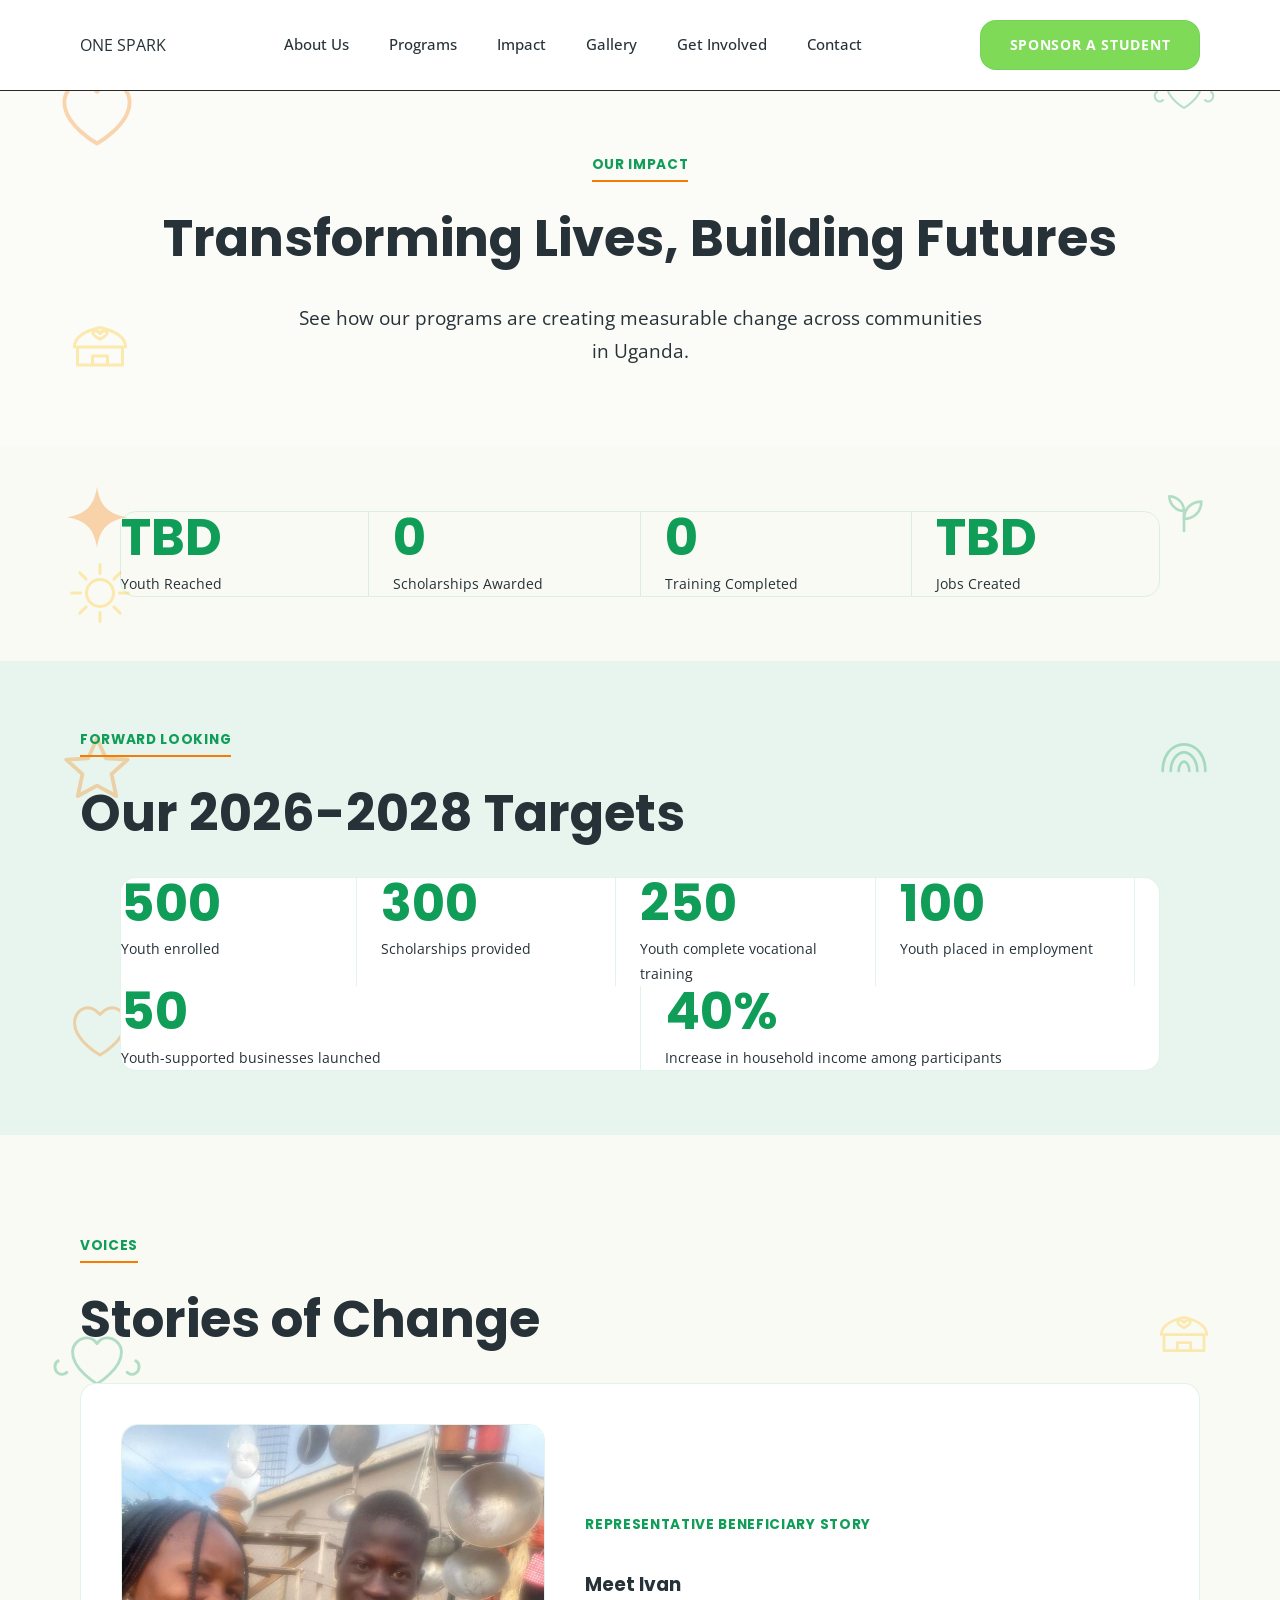
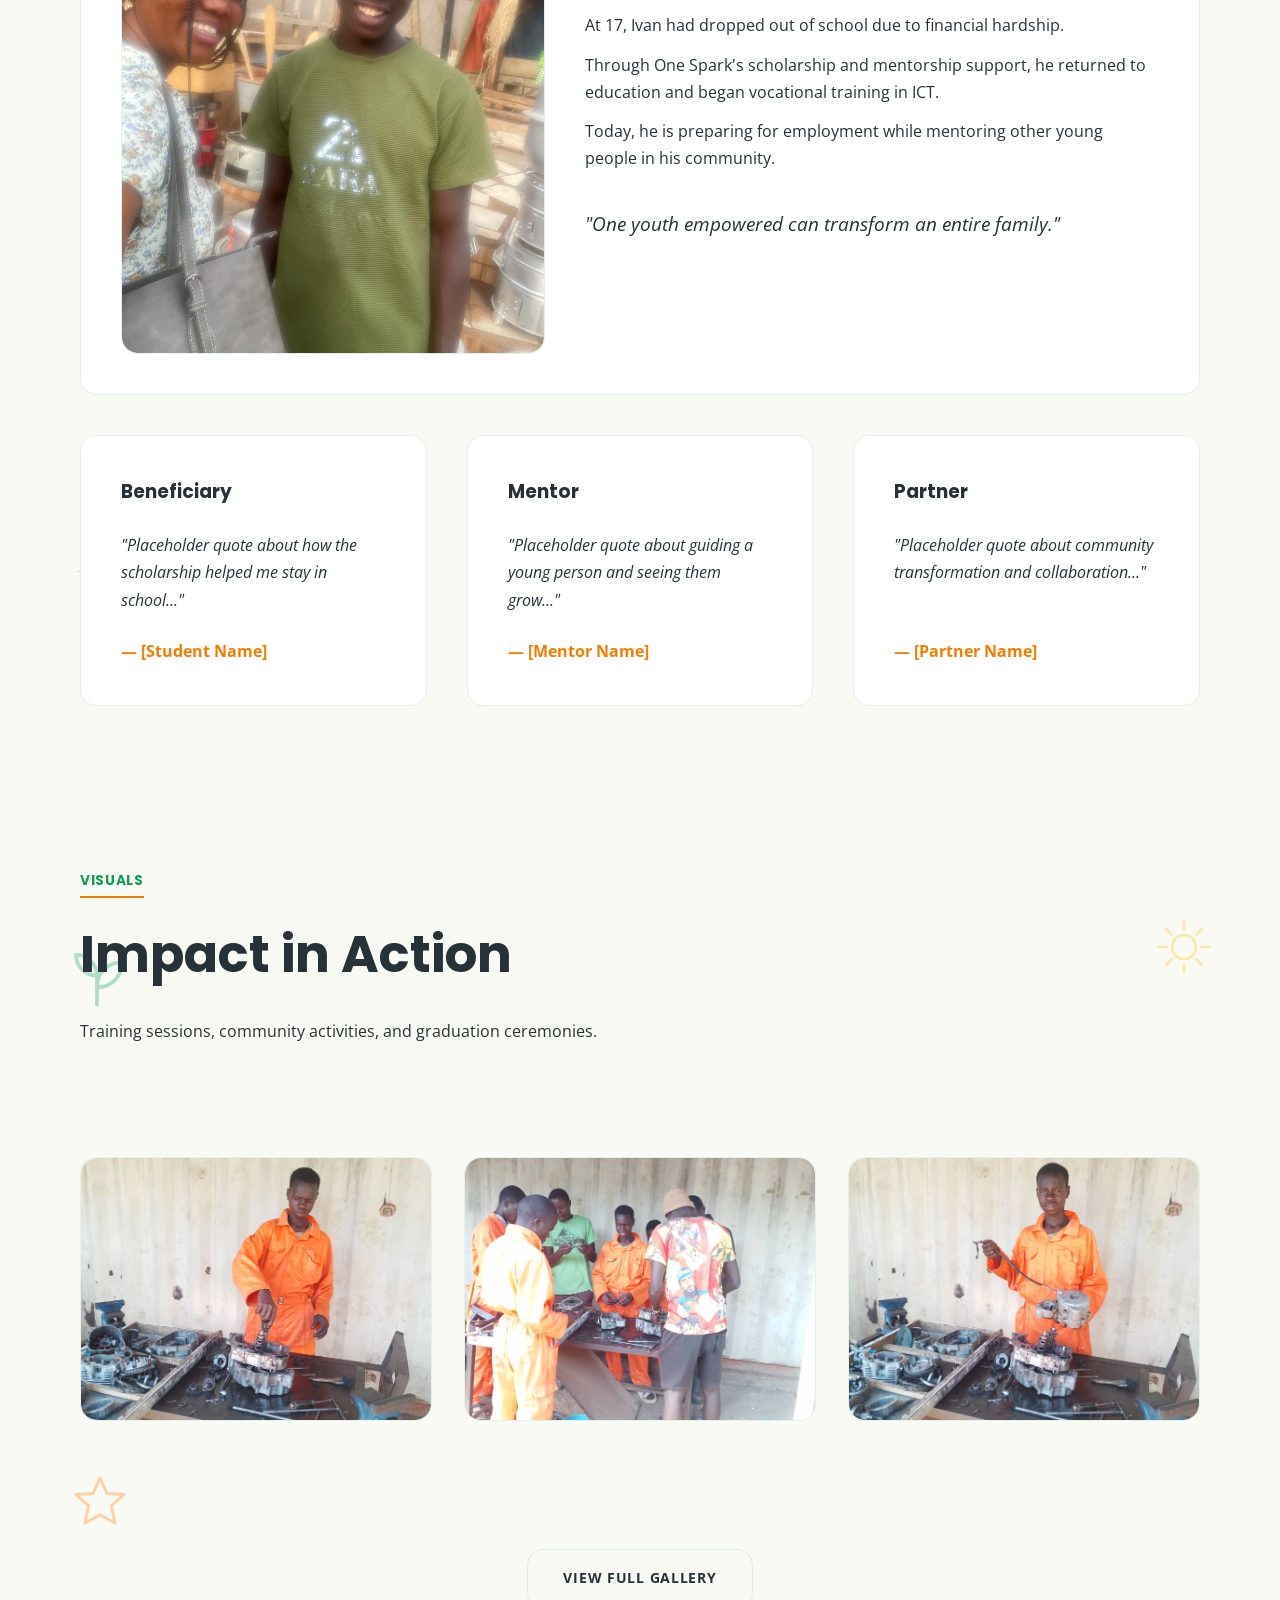
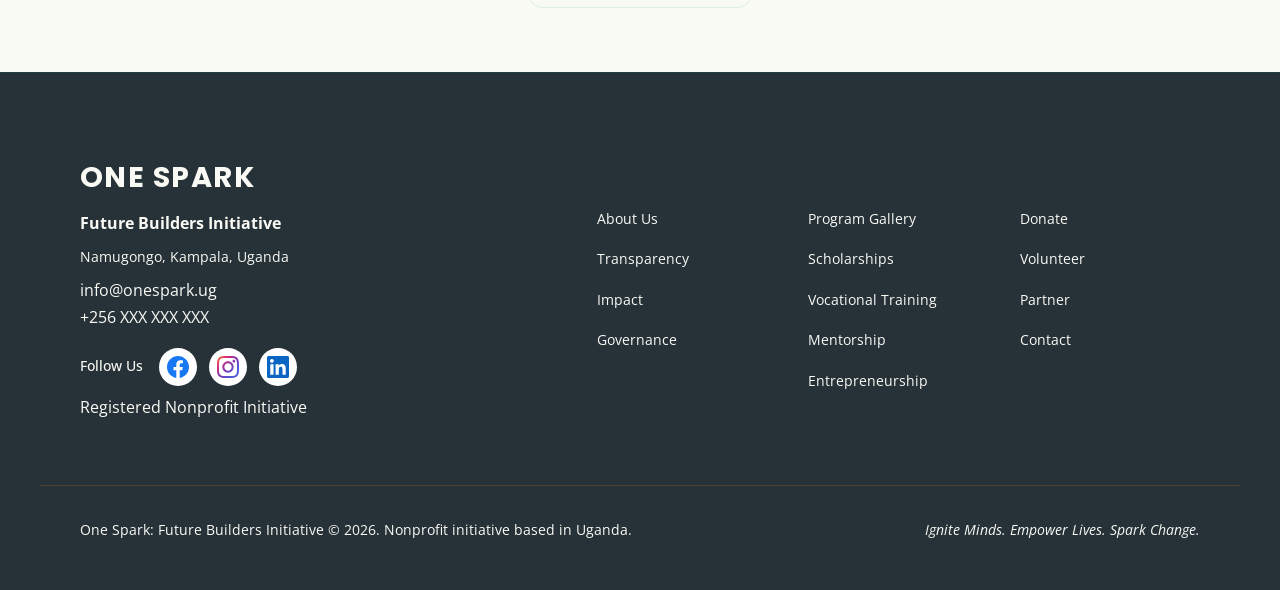
<file: impact.html>
<!DOCTYPE html>
<html lang="en">

<head>
  <meta charset="UTF-8" />
  <meta name="theme-color" content="#0F9D58" />
  <meta name="viewport" content="width=device-width, initial-scale=1.0" />
  <title>Impact — One Spark</title>
  <link rel="stylesheet" href="style.css" />
  <link rel="preconnect" href="https://fonts.googleapis.com">
  <link
    href="https://fonts.googleapis.com/css2?family=Playfair+Display:ital,wght@0,700;0,900;1,700&family=DM+Sans:wght@300;400;500&family=DM+Mono:wght@400&display=swap"
    rel="stylesheet">
</head>

<body>

  <!-- NAV -->
  <nav id="navbar">
    <div class="nav-inner">
      <a href="index.html#top" class="nav-logo">ONE SPARK</a>
      <ul class="nav-links">
        <li><a href="index.html#about">About Us</a></li>
        <li><a href="index.html#programs">Programs</a></li>
        <li><a href="impact.html">Impact</a></li>
        <li><a href="gallery.html">Gallery</a></li>
        <li><a href="index.html#get-involved">Get Involved</a></li>
        <li><a href="index.html#contact">Contact</a></li>
      </ul>
      <a href="index.html#donate" class="nav-cta">Sponsor a Student</a>
      <button class="hamburger" id="hamburger" aria-label="Menu">
        <span></span><span></span><span></span>
      </button>
    </div>
    <div class="mobile-menu" id="mobile-menu">
      <a href="index.html#top">Home</a>
      <a href="index.html#about">About Us</a>
      <a href="index.html#programs">Programs</a>
      <a href="impact.html">Impact</a>
      <a href="gallery.html">Gallery</a>
      <a href="index.html#get-involved">Get Involved</a>
      <a href="index.html#contact">Contact</a>
      <a href="index.html#donate" class="mobile-cta">Sponsor a Student</a>
    </div>
  </nav>

  <!-- HERO -->
  <header class="gallery-hero" style="padding-top: 150px; padding-bottom: 80px; text-align: center;">
    <div class="container">
      <span class="section-tag">Our Impact</span>
      <h1 class="section-title" style="margin-bottom: 2rem;">Transforming Lives, Building Futures</h1>
      <p class="section-intro" style="margin: 0 auto;">See how our programs are creating measurable change across communities in Uganda.</p>
    </div>
  </header>

  <!-- NUMBERS -->
  <section id="impact-numbers" style="background: var(--bg-alt); padding: 4rem 0;">
    <div class="container">
      <div class="hero-stat-bar" style="margin-top: 0; background: transparent; padding: 0;">
        <!-- TODO: CLIENT TO PROVIDE REAL FIGURES -->
        <div class="stat-item">
          <span class="stat-num">TBD</span>
          <span class="stat-desc">Youth Reached</span>
        </div>
        <div class="stat-divider"></div>
        <div class="stat-item">
          <span class="stat-num">0</span>
          <span class="stat-desc">Scholarships Awarded</span>
        </div>
        <div class="stat-divider"></div>
        <div class="stat-item">
          <span class="stat-num">0</span>
          <span class="stat-desc">Training Completed</span>
        </div>
        <div class="stat-divider"></div>
        <div class="stat-item">
          <span class="stat-num">TBD</span>
          <span class="stat-desc">Jobs Created</span>
        </div>
      </div>
    </div>
  </section>

  <!-- TARGETS -->
  <section id="impact-targets" style="padding: 4rem 0;">
    <div class="container">
      <span class="section-tag">Forward Looking</span>
      <h2 class="section-title">Our 2026-2028 Targets</h2>
      <div class="hero-stat-bar" style="margin-top: 0; padding: 0;">
        <div class="stat-item">
          <span class="stat-num">500</span>
          <span class="stat-desc">Youth enrolled</span>
        </div>
        <div class="stat-divider"></div>
        <div class="stat-item">
          <span class="stat-num">300</span>
          <span class="stat-desc">Scholarships provided</span>
        </div>
        <div class="stat-divider"></div>
        <div class="stat-item">
          <span class="stat-num">250</span>
          <span class="stat-desc">Youth complete vocational training</span>
        </div>
        <div class="stat-divider"></div>
        <div class="stat-item">
          <span class="stat-num">100</span>
          <span class="stat-desc">Youth placed in employment</span>
        </div>
        <div class="stat-divider"></div>
        <div class="stat-item">
          <span class="stat-num">50</span>
          <span class="stat-desc">Youth-supported businesses launched</span>
        </div>
        <div class="stat-divider"></div>
        <div class="stat-item">
          <span class="stat-num">40%</span>
          <span class="stat-desc">Increase in household income among participants</span>
        </div>
      </div>
    </div>
  </section>

  <!-- STORIES -->
  <section id="impact-stories" style="padding: 6rem 0;">
    <div class="container">
      <span class="section-tag">Voices</span>
      <h2 class="section-title">Stories of Change</h2>
      <div class="involved-grid">
        
        <!-- Representative Beneficiary Story -->
        <div class="involved-card testimonial-card feature-story" style="grid-column: 1 / -1;">
          <div class="feature-story-media">
            <img src="Assets/Images/Ivan.jpeg" alt="Ivan" />
          </div>
          <div class="feature-story-body">
            <span class="section-tag" style="margin-bottom: 1rem; border-bottom: none;">Representative Beneficiary Story</span>
            <h3>Meet Ivan</h3>
            <p>At 17, Ivan had dropped out of school due to financial hardship.</p>
            <p>Through One Spark's scholarship and mentorship support, he returned to education and began vocational training in ICT.</p>
            <p>Today, he is preparing for employment while mentoring other young people in his community.</p>
            <p class="testimonial-quote" style="font-size: 1.2rem; margin-top: 1.5rem;">"One youth empowered can transform an entire family."</p>
          </div>
        </div>
        
        <!-- Beneficiary Testimonial -->
        <div class="involved-card testimonial-card">
          <h3>Beneficiary</h3>
          <!-- TODO: [CLIENT TO PROVIDE TESTIMONIAL CONTENT] -->
          <p class="testimonial-quote">"Placeholder quote about how the scholarship helped me stay in school..."</p>
          <p class="testimonial-author">— [Student Name]</p>
        </div>

        <!-- Mentor Testimonial -->
        <div class="involved-card testimonial-card">
          <h3>Mentor</h3>
          <!-- TODO: [CLIENT TO PROVIDE TESTIMONIAL CONTENT] -->
          <p class="testimonial-quote">"Placeholder quote about guiding a young person and seeing them grow..."</p>
          <p class="testimonial-author">— [Mentor Name]</p>
        </div>

        <!-- Partner Testimonial -->
        <div class="involved-card testimonial-card">
          <h3>Partner</h3>
          <!-- TODO: [CLIENT TO PROVIDE TESTIMONIAL CONTENT] -->
          <p class="testimonial-quote">"Placeholder quote about community transformation and collaboration..."</p>
          <p class="testimonial-author">— [Partner Name]</p>
        </div>

      </div>
    </div>
  </section>

  <!-- PHOTOS -->
  <section id="impact-photos" style="padding: 4rem 0; background: var(--bg-alt);">
    <div class="container">
      <span class="section-tag">Visuals</span>
      <h2 class="section-title">Impact in Action</h2>
      <p style="margin-bottom: 2rem;">Training sessions, community activities, and graduation ceremonies.</p>
      
      <div class="gallery-grid">
        <div class="gallery-item reveal"><img src="Assets/Images/mech-1.jpeg" alt="Training Session" /></div>
        <div class="gallery-item reveal"><img src="Assets/Images/mech-2.jpeg" alt="Community Activity" /></div>
        <div class="gallery-item reveal"><img src="Assets/Images/mech-3.jpeg" alt="Graduation Ceremony" /></div>
      </div>

      <div style="text-align: center; margin-top: 3rem;">
        <a href="gallery.html" class="btn-outline">View Full Gallery</a>
      </div>
    </div>
  </section>

  <!-- FOOTER -->
  <footer id="footer">
    <div class="container footer-inner">
      <div class="footer-brand">
        <p class="footer-logo">ONE SPARK</p>
        <p class="footer-tagline">Future Builders Initiative</p>
        <p class="footer-location">Namugongo, Kampala, Uganda</p>
        <p class="footer-contact">info@onespark.ug<br/>+256 XXX XXX XXX</p>
        <div class="footer-social">
          <span class="footer-social-label">Follow Us</span>
          <a href="#" class="social-icon" aria-label="Facebook">
            <svg viewBox="0 0 24 24" width="22" height="22" fill="#1877F2" aria-hidden="true">
              <path d="M24 12.073c0-6.627-5.373-12-12-12s-12 5.373-12 12c0 5.99 4.388 10.954 10.125 11.854v-8.385H7.078v-3.47h3.047V9.43c0-3.007 1.792-4.669 4.533-4.669 1.312 0 2.686.235 2.686.235v2.953H15.83c-1.491 0-1.956.925-1.956 1.874v2.25h3.328l-.532 3.47h-2.796v8.385C19.612 23.027 24 18.062 24 12.073z"/>
            </svg>
          </a>
          <a href="#" class="social-icon" aria-label="Instagram">
            <svg viewBox="0 0 24 24" width="22" height="22" aria-hidden="true">
              <defs>
                <linearGradient id="ig-gradient" x1="0" y1="0" x2="1" y2="1">
                  <stop offset="0" stop-color="#F58529"/>
                  <stop offset="0.25" stop-color="#DD2A7B"/>
                  <stop offset="0.5" stop-color="#8134AF"/>
                  <stop offset="0.75" stop-color="#515BD4"/>
                </linearGradient>
              </defs>
              <path fill="url(#ig-gradient)" d="M12 2.163c3.204 0 3.584.012 4.85.07 3.252.148 4.771 1.691 4.919 4.919.058 1.265.069 1.645.069 4.849 0 3.205-.012 3.584-.069 4.849-.149 3.225-1.664 4.771-4.919 4.919-1.266.058-1.644.07-4.85.07-3.204 0-3.584-.012-4.849-.07-3.26-.149-4.771-1.699-4.919-4.92-.058-1.265-.07-1.644-.07-4.849 0-3.204.013-3.583.07-4.849.149-3.227 1.664-4.771 4.919-4.919 1.266-.057 1.645-.069 4.849-.069zm0-2.163c-3.259 0-3.667.014-4.947.072-4.358.2-6.78 2.618-6.98 6.98-.059 1.281-.073 1.689-.073 4.948 0 3.259.014 3.668.072 4.948.2 4.358 2.618 6.78 6.98 6.98 1.281.058 1.689.072 4.948.072 3.259 0 3.668-.014 4.948-.072 4.354-.2 6.782-2.618 6.979-6.98.059-1.28.073-1.689.073-4.948 0-3.259-.014-3.667-.072-4.947-.196-4.354-2.617-6.78-6.979-6.98-1.281-.059-1.69-.073-4.949-.073zm0 5.838c-3.403 0-6.162 2.759-6.162 6.162s2.759 6.163 6.162 6.163 6.162-2.759 6.162-6.163c0-3.403-2.759-6.162-6.162-6.162zm0 10.162c-2.209 0-4-1.79-4-4 0-2.209 1.791-4 4-4s4 1.791 4 4c0 2.21-1.791 4-4 4zm6.406-11.845c-.796 0-1.441.645-1.441 1.44s.645 1.44 1.441 1.44c.795 0 1.439-.645 1.439-1.44s-.644-1.44-1.439-1.44z"/>
            </svg>
          </a>
          <a href="#" class="social-icon" aria-label="LinkedIn">
            <svg viewBox="0 0 24 24" width="22" height="22" fill="#0A66C2" aria-hidden="true">
              <path d="M20.447 20.452h-3.554v-5.569c0-1.328-.027-3.037-1.852-3.037-1.853 0-2.136 1.445-2.136 2.939v5.667H9.351V9h3.414v1.561h.046c.477-.9 1.637-1.85 3.37-1.85 3.601 0 4.267 2.37 4.267 5.455v6.286zM5.337 7.433c-1.144 0-2.063-.926-2.063-2.065 0-1.138.92-2.063 2.063-2.063 1.14 0 2.064.925 2.064 2.063 0 1.139-.925 2.065-2.064 2.065zm1.782 13.019H3.555V9h3.564v11.452zM22.225 0H1.771C.792 0 0 .774 0 1.729v20.542C0 23.227.792 24 1.771 24h20.451C23.2 24 24 23.227 24 22.271V1.729C24 .774 23.2 0 22.225 0z"/>
            </svg>
          </a>
        </div>
        <p class="footer-registered">Registered Nonprofit Initiative</p>
      </div>
      <div class="footer-links">
        <div class="footer-col">
          <h5>Organization</h5>
          <a href="index.html#about">About Us</a>
          <a href="index.html#budget">Transparency</a>
          <a href="impact.html">Impact</a>
          <a href="index.html#governance">Governance</a>
        </div>
        <div class="footer-col">
          <h5>Programs</h5>
          <a href="gallery.html">Program Gallery</a>
          <a href="index.html#programs">Scholarships</a>
          <a href="index.html#programs">Vocational Training</a>
          <a href="index.html#programs">Mentorship</a>
          <a href="index.html#programs">Entrepreneurship</a>
        </div>
        <div class="footer-col">
          <h5>Get Involved</h5>
          <a href="index.html#donate">Donate</a>
          <a href="index.html#get-involved">Volunteer</a>
          <a href="index.html#get-involved">Partner</a>
          <a href="index.html#contact">Contact</a>
        </div>
      </div>
    </div>
    <div class="footer-bottom container">
      <p>One Spark: Future Builders Initiative &copy; <span id="current-year">2026</span>. Nonprofit initiative based in Uganda.</p>
      <p class="footer-mission-line">Ignite Minds. Empower Lives. Spark Change.</p>
    </div>
  </footer>

  <script src="script.js"></script>
</body>
</html>
</file>
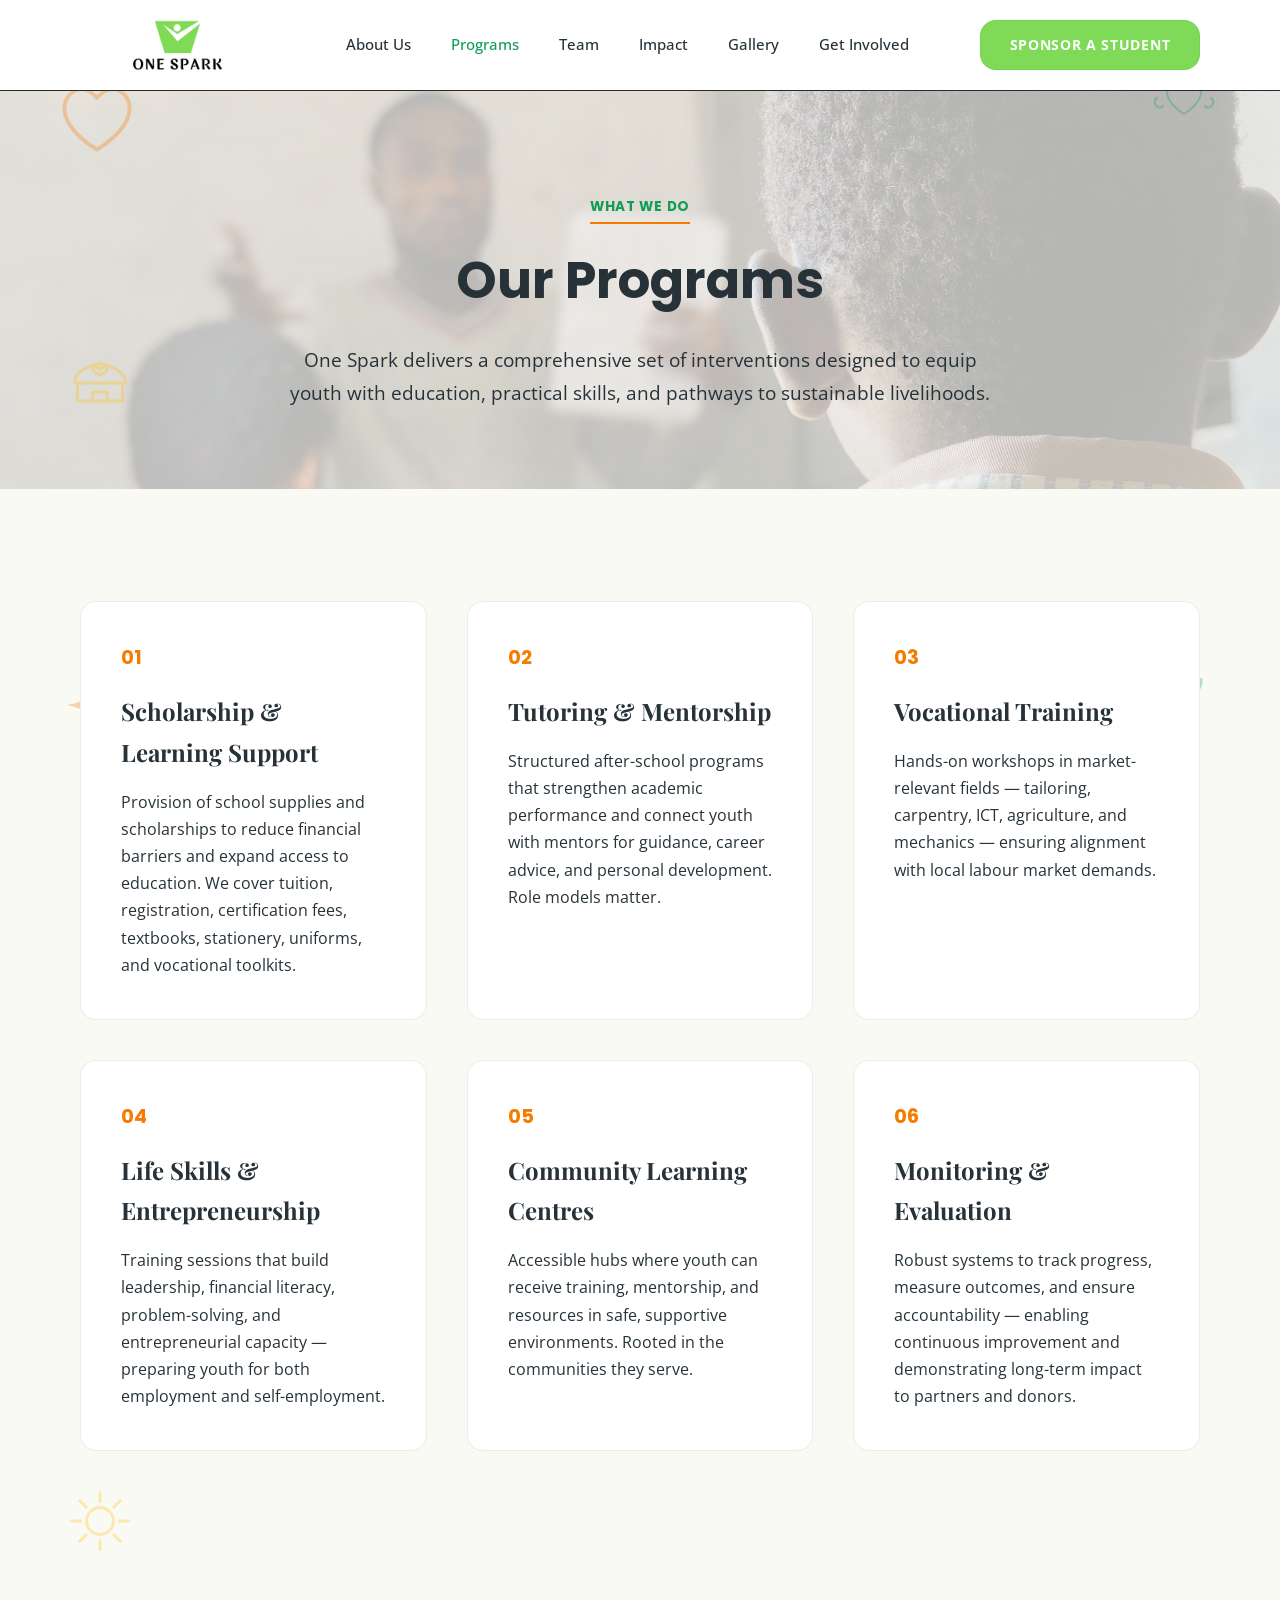
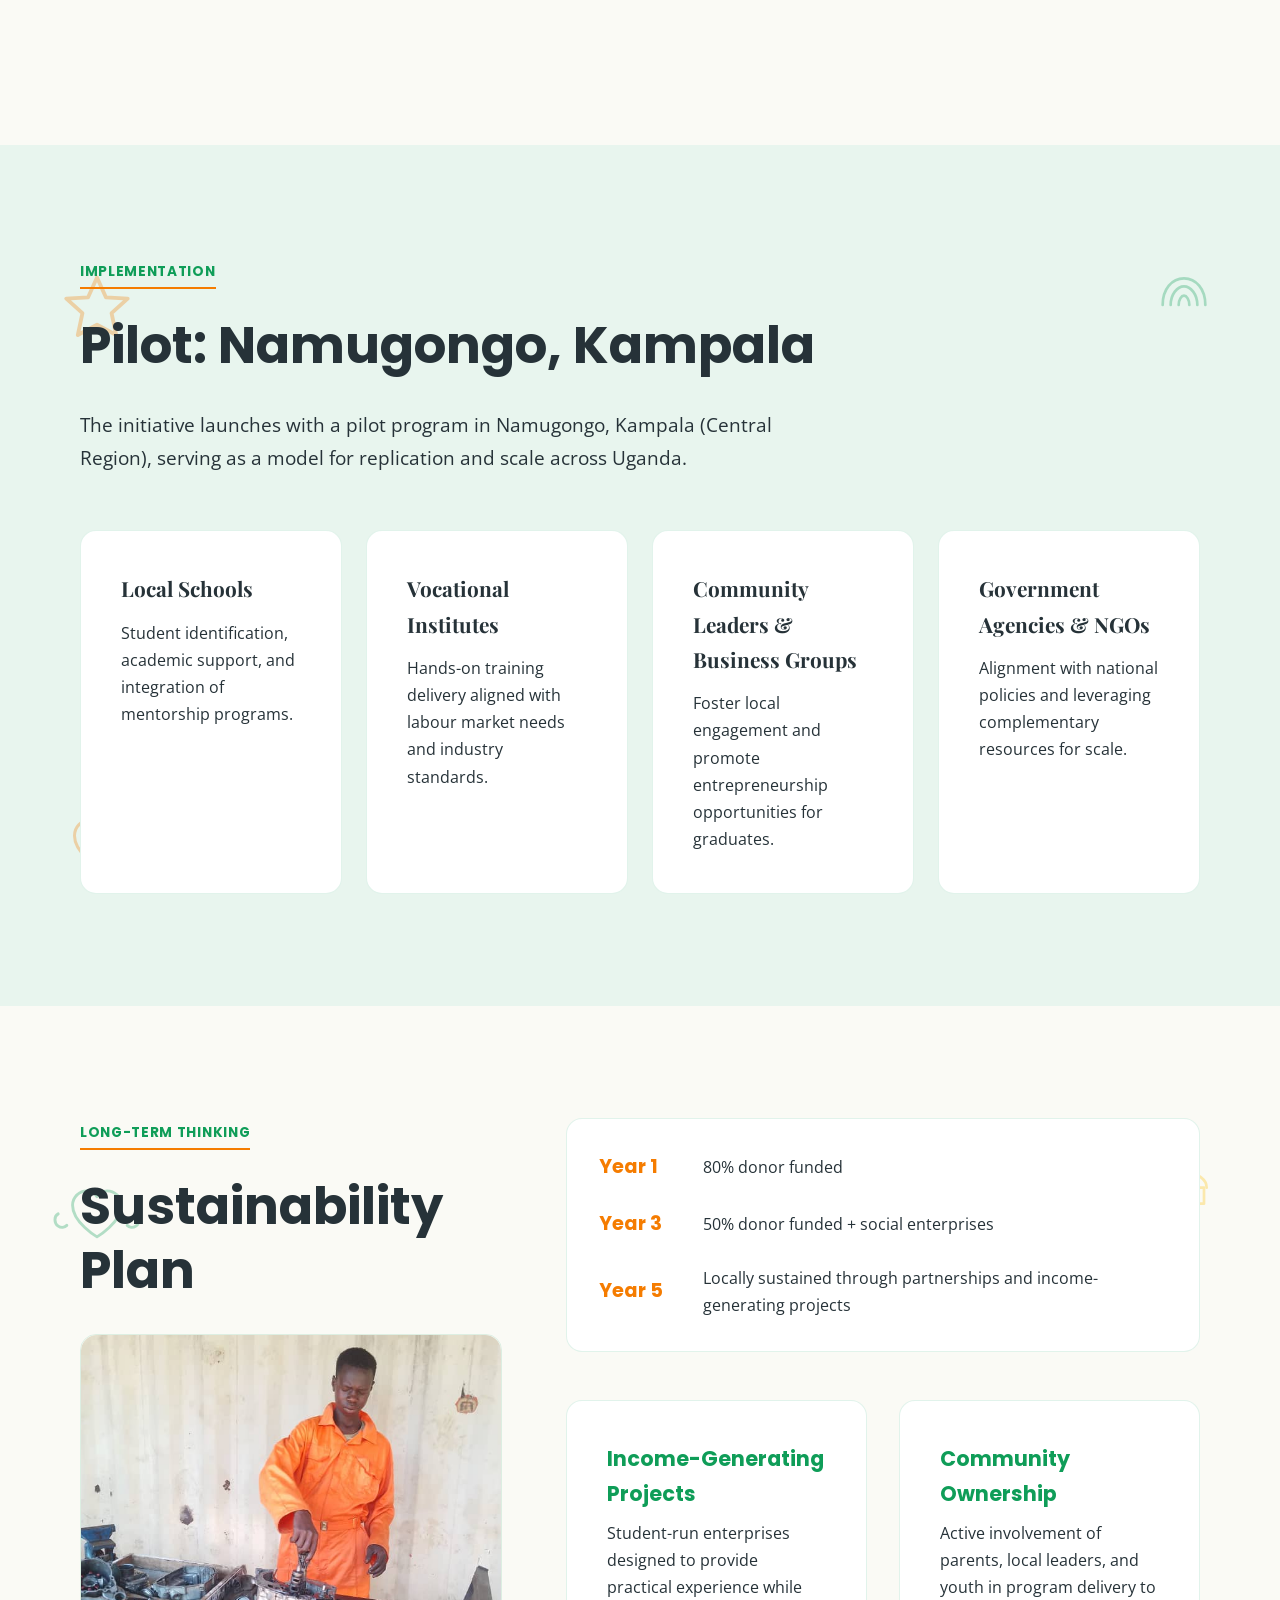
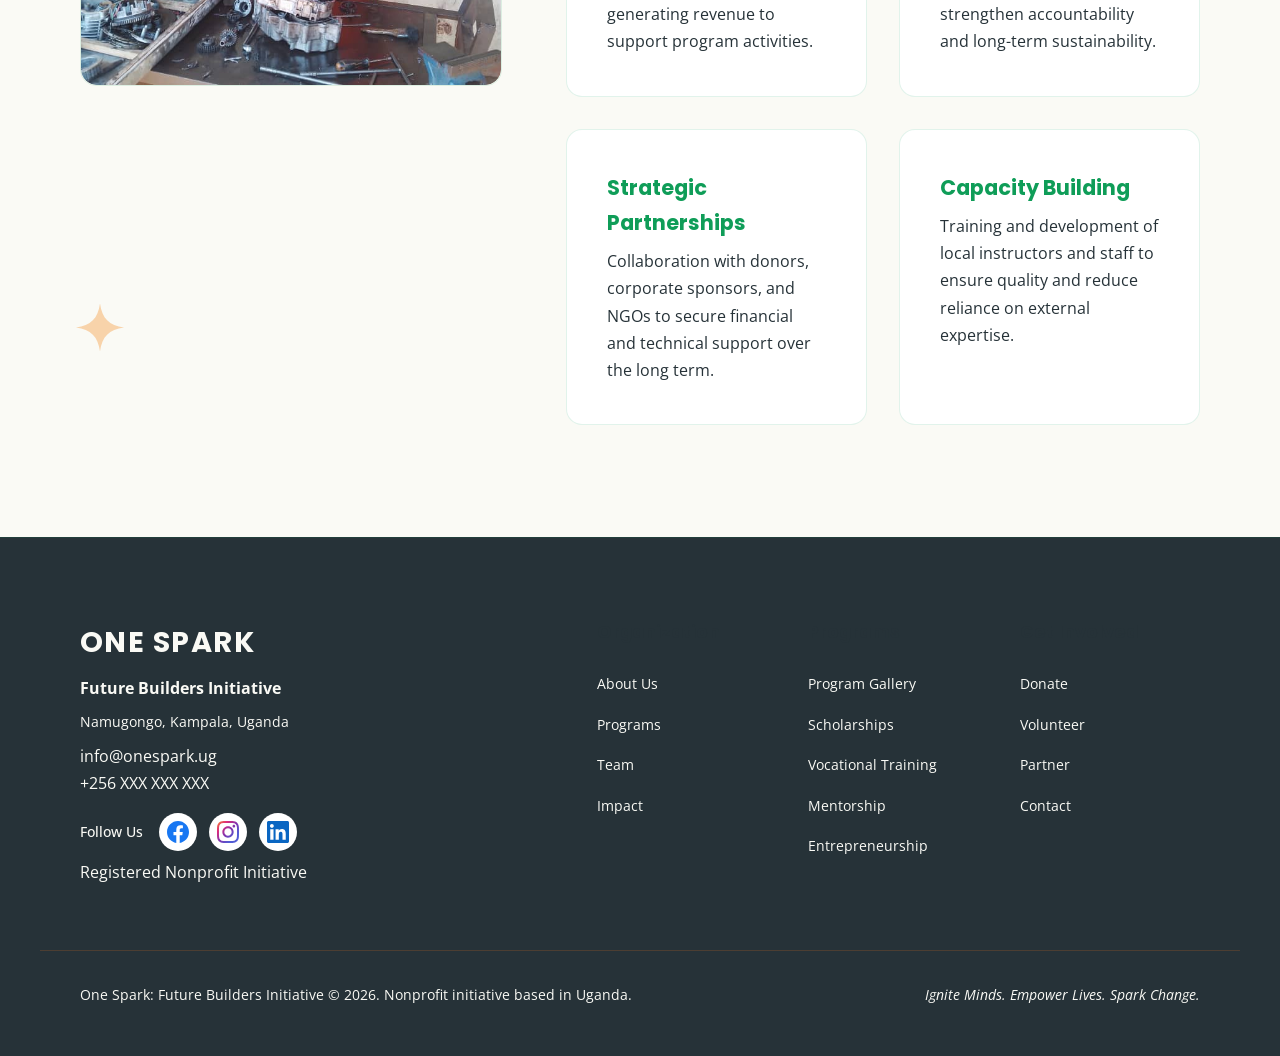
<file: programs.html>
<!DOCTYPE html>
<html lang="en">

<head>
  <meta charset="UTF-8" />
  <meta name="theme-color" content="#0F9D58" />
  <meta name="viewport" content="width=device-width, initial-scale=1.0" />
  <title>Programs — One Spark</title>
  <link rel="stylesheet" href="style.css" />
  <link rel="preconnect" href="https://fonts.googleapis.com">
  <link
    href="https://fonts.googleapis.com/css2?family=Playfair+Display:ital,wght@0,700;0,900;1,700&family=DM+Sans:wght@300;400;500&family=DM+Mono:wght@400&display=swap"
    rel="stylesheet">
</head>

<body>

  <!-- NAV -->
  <nav id="navbar">
    <div class="nav-inner">
      <a href="index.html" class="nav-logo"><img src="Assets/ONE SPARK LOGO.png" alt="One Spark" class="nav-logo-img"></a>
      <ul class="nav-links">
        <li><a href="index.html">About Us</a></li>
        <li><a href="programs.html" class="active">Programs</a></li>
        <li><a href="team.html">Team</a></li>
        <li><a href="impact.html">Impact</a></li>
        <li><a href="gallery.html">Gallery</a></li>
        <li><a href="get-involved.html">Get Involved</a></li>
      </ul>
      <a href="#" class="nav-cta" data-donate>Sponsor a Student</a>
      <button class="hamburger" id="hamburger" aria-label="Menu">
        <span></span><span></span><span></span>
      </button>
    </div>
    <div class="mobile-menu" id="mobile-menu">
      <a href="index.html">About Us</a>
      <a href="programs.html">Programs</a>
      <a href="team.html">Team</a>
      <a href="impact.html">Impact</a>
      <a href="gallery.html">Gallery</a>
      <a href="get-involved.html">Get Involved</a>
      <a href="#" class="mobile-cta" data-donate>Sponsor a Student</a>
    </div>
  </nav>

  <!-- HERO -->
  <header class="gallery-hero" style="background-image: url('Assets/Images/teach.jpg');">
    <div class="container">
      <span class="section-tag">What We Do</span>
      <h1 class="section-title">Our Programs</h1>
      <p class="section-intro" style="margin: 0 auto;">One Spark delivers a comprehensive set of interventions designed to
        equip youth with education, practical skills, and pathways to sustainable livelihoods.</p>
    </div>
  </header>

  <!-- PROGRAMS -->
  <section id="programs">
    <div class="container">
      <div class="programs-grid">
        <div class="program-card" data-index="01">
          <div class="program-number">01</div>
          <h3>Scholarship &amp; Learning Support</h3>
          <p>Provision of school supplies and scholarships to reduce financial barriers and expand access to education.
            We cover tuition, registration, certification fees, textbooks, stationery, uniforms, and vocational
            toolkits.</p>
        </div>
        <div class="program-card" data-index="02">
          <div class="program-number">02</div>
          <h3>Tutoring &amp; Mentorship</h3>
          <p>Structured after-school programs that strengthen academic performance and connect youth with mentors for
            guidance, career advice, and personal development. Role models matter.</p>
        </div>
        <div class="program-card" data-index="03">
          <div class="program-number">03</div>
          <h3>Vocational Training</h3>
          <p>Hands-on workshops in market-relevant fields — tailoring, carpentry, ICT, agriculture, and mechanics —
            ensuring alignment with local labour market demands.</p>
        </div>
        <div class="program-card" data-index="04">
          <div class="program-number">04</div>
          <h3>Life Skills &amp; Entrepreneurship</h3>
          <p>Training sessions that build leadership, financial literacy, problem-solving, and entrepreneurial capacity
            — preparing youth for both employment and self-employment.</p>
        </div>
        <div class="program-card" data-index="05">
          <div class="program-number">05</div>
          <h3>Community Learning Centres</h3>
          <p>Accessible hubs where youth can receive training, mentorship, and resources in safe, supportive
            environments. Rooted in the communities they serve.</p>
        </div>
        <div class="program-card" data-index="06">
          <div class="program-number">06</div>
          <h3>Monitoring &amp; Evaluation</h3>
          <p>Robust systems to track progress, measure outcomes, and ensure accountability — enabling continuous
            improvement and demonstrating long-term impact to partners and donors.</p>
        </div>
      </div>
      <div class="section-footer reveal" style="margin-top: 4rem; text-align: center;">
        <p style="margin-bottom: 2rem;">Discover more about our hands-on vocational workshops and impact.</p>
        <a href="gallery.html" class="btn-outline">View Program Gallery</a>
      </div>
    </div>
  </section>

  <!-- IMPLEMENTATION -->
  <section id="implementation">
    <div class="container">
      <span class="section-tag">Implementation</span>
      <h2 class="section-title">Pilot: Namugongo, Kampala</h2>
      <p class="section-intro">The initiative launches with a pilot program in Namugongo, Kampala (Central Region),
        serving as a model for replication and scale across Uganda.</p>
      <div class="partners-grid">
        <div class="partner-block">
          <h4>Local Schools</h4>
          <p>Student identification, academic support, and integration of mentorship programs.</p>
        </div>
        <div class="partner-block">
          <h4>Vocational Institutes</h4>
          <p>Hands-on training delivery aligned with labour market needs and industry standards.</p>
        </div>
        <div class="partner-block">
          <h4>Community Leaders &amp; Business Groups</h4>
          <p>Foster local engagement and promote entrepreneurship opportunities for graduates.</p>
        </div>
        <div class="partner-block">
          <h4>Government Agencies &amp; NGOs</h4>
          <p>Alignment with national policies and leveraging complementary resources for scale.</p>
        </div>
      </div>
    </div>
  </section>

  <!-- SUSTAINABILITY -->
  <section id="sustainability">
    <div class="container two-col reverse">
      <div class="col-left">
        <span class="section-tag">Long-Term Thinking</span>
        <h2 class="section-title">Sustainability Plan</h2>
        <div class="sustain-image-wrap">
          <img src="Assets/Images/mech-1.jpeg" alt="Vocational Training Impact" class="sustain-image" />
        </div>
      </div>
      <div class="col-right">
        <div class="funding-timeline">
          <div class="timeline-step">
            <span class="tl-year">Year 1</span>
            <span class="tl-desc">80% donor funded</span>
          </div>
          <div class="timeline-step">
            <span class="tl-year">Year 3</span>
            <span class="tl-desc">50% donor funded + social enterprises</span>
          </div>
          <div class="timeline-step">
            <span class="tl-year">Year 5</span>
            <span class="tl-desc">Locally sustained through partnerships and income-generating projects</span>
          </div>
        </div>
        <div class="sustain-list">
          <div class="sustain-item">
            <h4>Income-Generating Projects</h4>
            <p>Student-run enterprises designed to provide practical experience while generating revenue to support
              program activities.</p>
          </div>
          <div class="sustain-item">
            <h4>Community Ownership</h4>
            <p>Active involvement of parents, local leaders, and youth in program delivery to strengthen accountability
              and long-term sustainability.</p>
          </div>
          <div class="sustain-item">
            <h4>Strategic Partnerships</h4>
            <p>Collaboration with donors, corporate sponsors, and NGOs to secure financial and technical support over
              the long term.</p>
          </div>
          <div class="sustain-item">
            <h4>Capacity Building</h4>
            <p>Training and development of local instructors and staff to ensure quality and reduce reliance on external
              expertise.</p>
          </div>
        </div>
      </div>
    </div>
  </section>

  <!-- FOOTER -->
  <footer id="footer">
    <div class="container footer-inner">
      <div class="footer-brand">
        <p class="footer-logo">ONE SPARK</p>
        <p class="footer-tagline">Future Builders Initiative</p>
        <p class="footer-location">Namugongo, Kampala, Uganda</p>
        <p class="footer-contact">info@onespark.ug<br />+256 XXX XXX XXX</p>
        <div class="footer-social">
          <span class="footer-social-label">Follow Us</span>
          <a href="#" class="social-icon" aria-label="Facebook">
            <svg viewBox="0 0 24 24" width="22" height="22" fill="#1877F2" aria-hidden="true">
              <path d="M24 12.073c0-6.627-5.373-12-12-12s-12 5.373-12 12c0 5.99 4.388 10.954 10.125 11.854v-8.385H7.078v-3.47h3.047V9.43c0-3.007 1.792-4.669 4.533-4.669 1.312 0 2.686.235 2.686.235v2.953H15.83c-1.491 0-1.956.925-1.956 1.874v2.25h3.328l-.532 3.47h-2.796v8.385C19.612 23.027 24 18.062 24 12.073z"/>
            </svg>
          </a>
          <a href="#" class="social-icon" aria-label="Instagram">
            <svg viewBox="0 0 24 24" width="22" height="22" aria-hidden="true">
              <defs>
                <linearGradient id="ig-gradient" x1="0" y1="0" x2="1" y2="1">
                  <stop offset="0" stop-color="#F58529"/>
                  <stop offset="0.25" stop-color="#DD2A7B"/>
                  <stop offset="0.5" stop-color="#8134AF"/>
                  <stop offset="0.75" stop-color="#515BD4"/>
                </linearGradient>
              </defs>
              <path fill="url(#ig-gradient)" d="M12 2.163c3.204 0 3.584.012 4.85.07 3.252.148 4.771 1.691 4.919 4.919.058 1.265.069 1.645.069 4.849 0 3.205-.012 3.584-.069 4.849-.149 3.225-1.664 4.771-4.919 4.919-1.266.058-1.644.07-4.85.07-3.204 0-3.584-.012-4.849-.07-3.26-.149-4.771-1.699-4.919-4.92-.058-1.265-.07-1.644-.07-4.849 0-3.204.013-3.583.07-4.849.149-3.227 1.664-4.771 4.919-4.919 1.266-.057 1.645-.069 4.849-.069zm0-2.163c-3.259 0-3.667.014-4.947.072-4.358.2-6.78 2.618-6.98 6.98-.059 1.281-.073 1.689-.073 4.948 0 3.259.014 3.668.072 4.948.2 4.358 2.618 6.78 6.98 6.98 1.281.058 1.689.072 4.948.072 3.259 0 3.668-.014 4.948-.072 4.354-.2 6.782-2.618 6.979-6.98.059-1.28.073-1.689.073-4.948 0-3.259-.014-3.667-.072-4.947-.196-4.354-2.617-6.78-6.979-6.98-1.281-.059-1.69-.073-4.949-.073zm0 5.838c-3.403 0-6.162 2.759-6.162 6.162s2.759 6.163 6.162 6.163 6.162-2.759 6.162-6.163c0-3.403-2.759-6.162-6.162-6.162zm0 10.162c-2.209 0-4-1.79-4-4 0-2.209 1.791-4 4-4s4 1.791 4 4c0 2.21-1.791 4-4 4zm6.406-11.845c-.796 0-1.441.645-1.441 1.44s.645 1.44 1.441 1.44c.795 0 1.439-.645 1.439-1.44s-.644-1.44-1.439-1.44z"/>
            </svg>
          </a>
          <a href="#" class="social-icon" aria-label="LinkedIn">
            <svg viewBox="0 0 24 24" width="22" height="22" fill="#0A66C2" aria-hidden="true">
              <path d="M20.447 20.452h-3.554v-5.569c0-1.328-.027-3.037-1.852-3.037-1.853 0-2.136 1.445-2.136 2.939v5.667H9.351V9h3.414v1.561h.046c.477-.9 1.637-1.85 3.37-1.85 3.601 0 4.267 2.37 4.267 5.455v6.286zM5.337 7.433c-1.144 0-2.063-.926-2.063-2.065 0-1.138.92-2.063 2.063-2.063 1.14 0 2.064.925 2.064 2.063 0 1.139-.925 2.065-2.064 2.065zm1.782 13.019H3.555V9h3.564v11.452zM22.225 0H1.771C.792 0 0 .774 0 1.729v20.542C0 23.227.792 24 1.771 24h20.451C23.2 24 24 23.227 24 22.271V1.729C24 .774 23.2 0 22.225 0z"/>
            </svg>
          </a>
        </div>
        <p class="footer-registered">Registered Nonprofit Initiative</p>
      </div>
      <div class="footer-links">
        <div class="footer-col">
          <h5>Organization</h5>
          <a href="index.html">About Us</a>
          <a href="programs.html">Programs</a>
          <a href="team.html">Team</a>
          <a href="impact.html">Impact</a>
        </div>
        <div class="footer-col">
          <h5>Programs</h5>
          <a href="gallery.html">Program Gallery</a>
          <a href="programs.html#programs">Scholarships</a>
          <a href="programs.html#programs">Vocational Training</a>
          <a href="programs.html#programs">Mentorship</a>
          <a href="programs.html#programs">Entrepreneurship</a>
        </div>
        <div class="footer-col">
          <h5>Get Involved</h5>
          <a href="#" data-donate>Donate</a>
          <a href="get-involved.html#get-involved">Volunteer</a>
          <a href="get-involved.html#get-involved">Partner</a>
          <a href="get-involved.html#contact">Contact</a>
        </div>
      </div>
    </div>
    <div class="footer-bottom container">
      <p>One Spark: Future Builders Initiative &copy; <span id="current-year">2026</span>. Nonprofit initiative based in
        Uganda.</p>
      <p class="footer-mission-line">Ignite Minds. Empower Lives. Spark Change.</p>
    </div>
  </footer>

  <script src="script.js"></script>
</body>

</html>
</file>
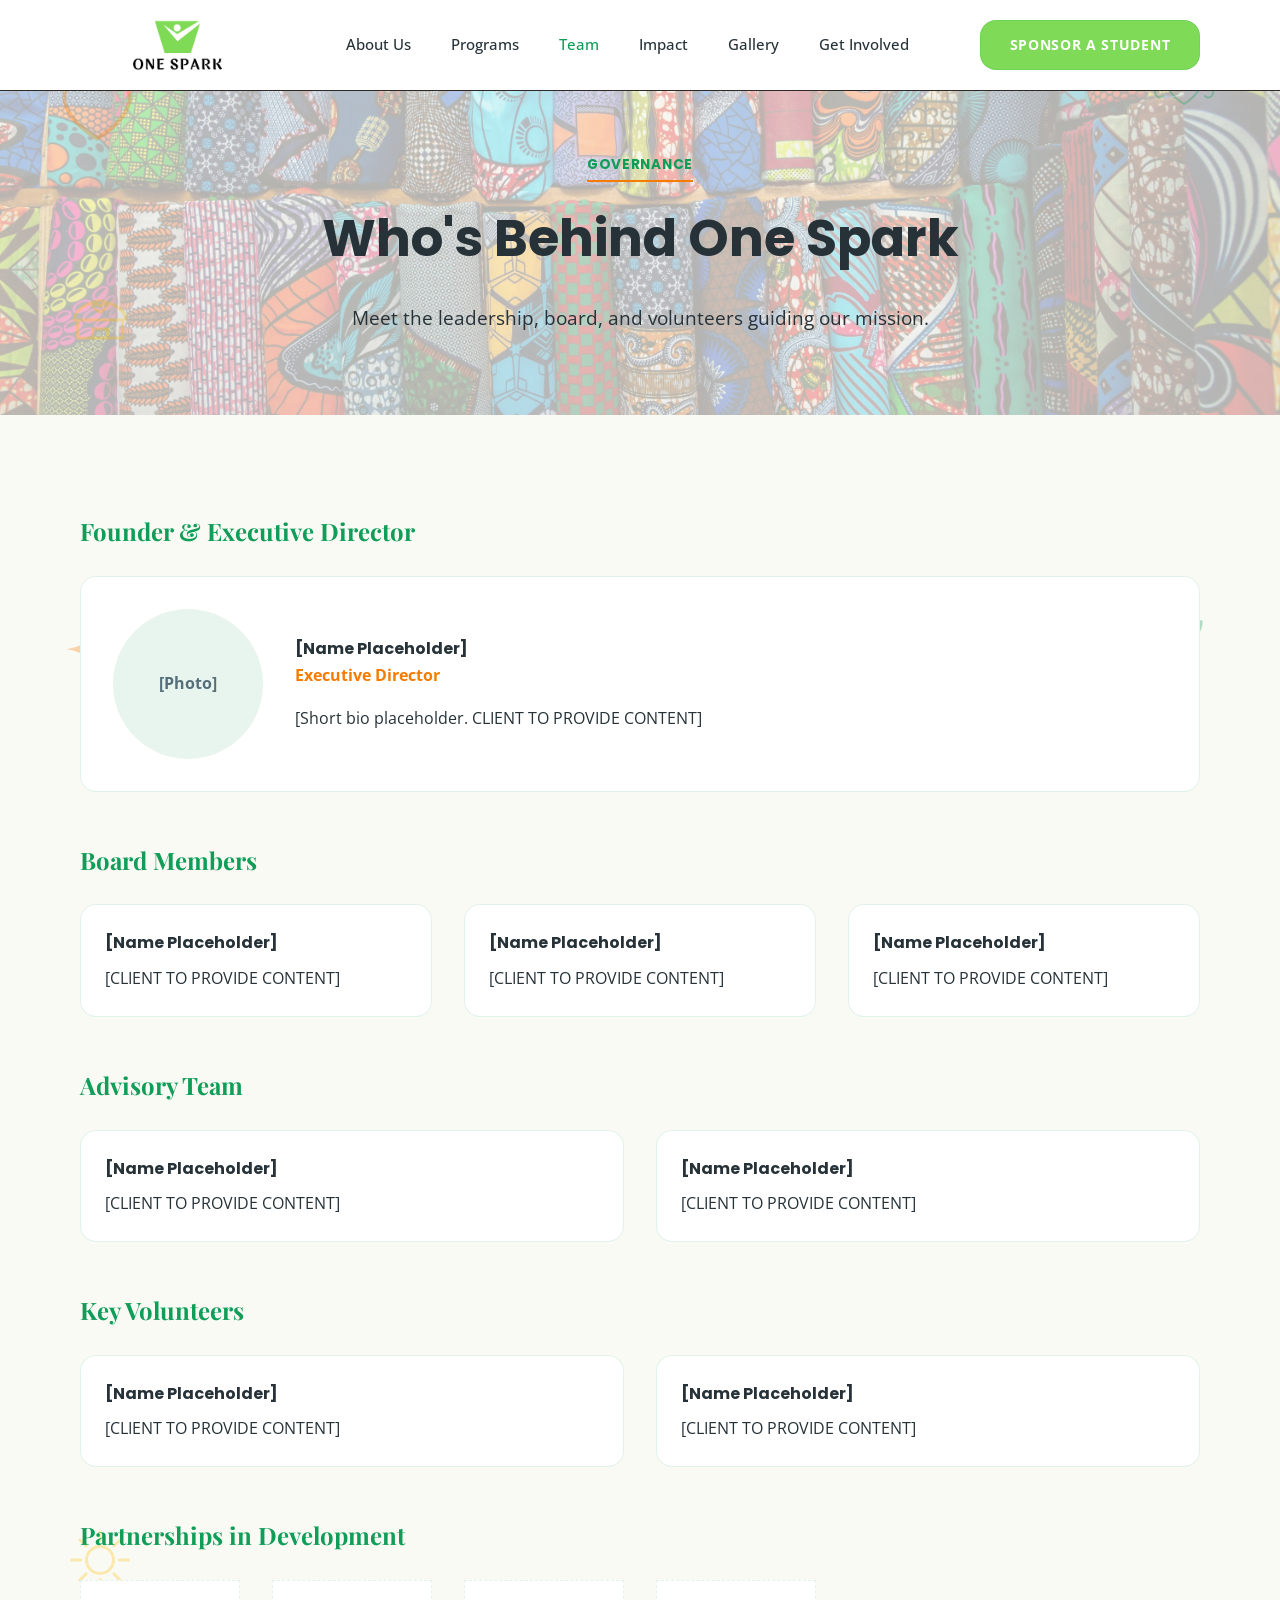
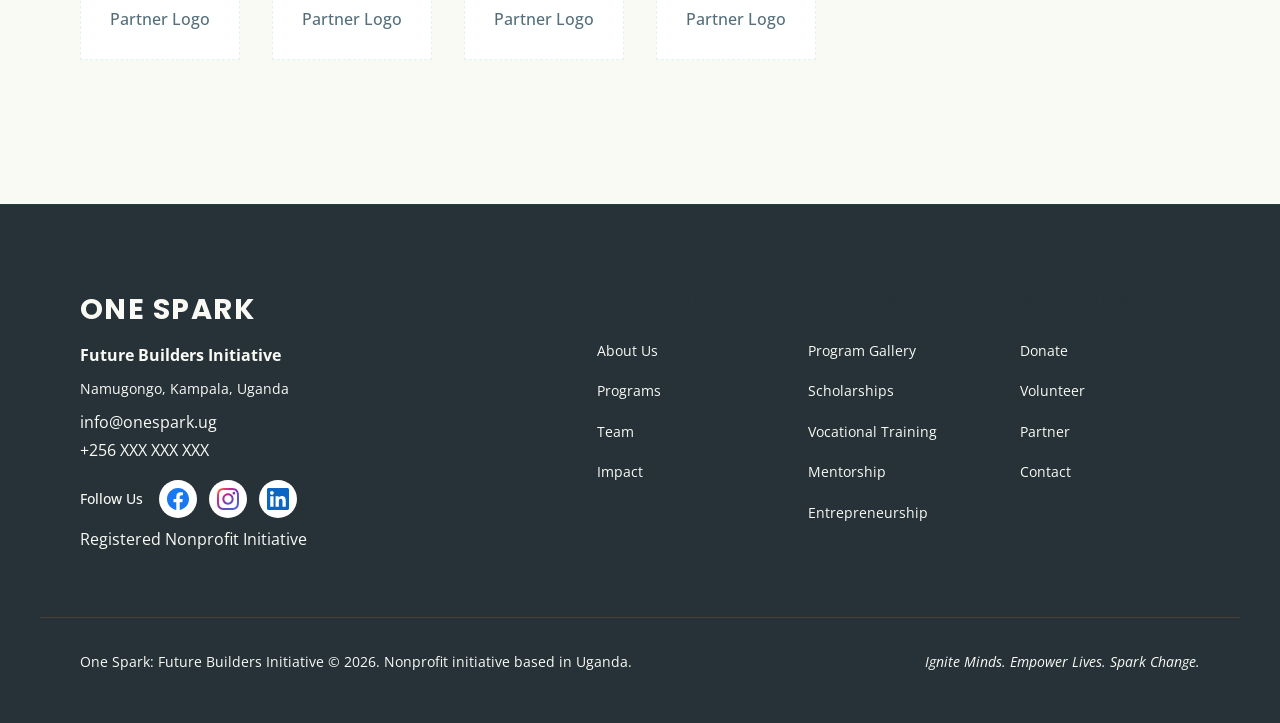
<file: team.html>
<!DOCTYPE html>
<html lang="en">

<head>
  <meta charset="UTF-8" />
  <meta name="theme-color" content="#0F9D58" />
  <meta name="viewport" content="width=device-width, initial-scale=1.0" />
  <title>Team — One Spark</title>
  <link rel="stylesheet" href="style.css" />
  <link rel="preconnect" href="https://fonts.googleapis.com">
  <link
    href="https://fonts.googleapis.com/css2?family=Playfair+Display:ital,wght@0,700;0,900;1,700&family=DM+Sans:wght@300;400;500&family=DM+Mono:wght@400&display=swap"
    rel="stylesheet">
</head>

<body>

  <!-- NAV -->
  <nav id="navbar">
    <div class="nav-inner">
      <a href="index.html" class="nav-logo"><img src="Assets/ONE SPARK LOGO.png" alt="One Spark" class="nav-logo-img"></a>
      <ul class="nav-links">
        <li><a href="index.html">About Us</a></li>
        <li><a href="programs.html">Programs</a></li>
        <li><a href="team.html" class="active">Team</a></li>
        <li><a href="impact.html">Impact</a></li>
        <li><a href="gallery.html">Gallery</a></li>
        <li><a href="get-involved.html">Get Involved</a></li>
      </ul>
      <a href="#" class="nav-cta" data-donate>Sponsor a Student</a>
      <button class="hamburger" id="hamburger" aria-label="Menu">
        <span></span><span></span><span></span>
      </button>
    </div>
    <div class="mobile-menu" id="mobile-menu">
      <a href="index.html">About Us</a>
      <a href="programs.html">Programs</a>
      <a href="team.html">Team</a>
      <a href="impact.html">Impact</a>
      <a href="gallery.html">Gallery</a>
      <a href="get-involved.html">Get Involved</a>
      <a href="#" class="mobile-cta" data-donate>Sponsor a Student</a>
    </div>
  </nav>

  <!-- HERO -->
  <header class="gallery-hero" style="padding-top: 150px; padding-bottom: 80px; text-align: center; background-image: url('Assets/Images/kitenge.jpg');">
    <div class="container">
      <span class="section-tag">Governance</span>
      <h1 class="section-title" style="margin-bottom: 2rem;">Who's Behind One Spark</h1>
      <p class="section-intro" style="margin: 0 auto;">Meet the leadership, board, and volunteers guiding our mission.</p>
    </div>
  </header>

  <!-- TEAM -->
  <section id="team" style="padding: 6rem 0;">
    <div class="container">

      <!-- Founder / ED -->
      <div class="governance-block">
        <h3>Founder &amp; Executive Director</h3>
        <div class="gov-card">
          <!-- TODO: client to provide bios/photos -->
          <div class="gov-placeholder-img">[Photo]</div>
          <div class="gov-info">
            <h4>[Name Placeholder]</h4>
            <p class="gov-title">Executive Director</p>
            <p>[Short bio placeholder. CLIENT TO PROVIDE CONTENT]</p>
          </div>
        </div>
      </div>

      <!-- Board Members -->
      <div class="governance-block">
        <h3>Board Members</h3>
        <div class="gov-grid">
          <!-- TODO: client to provide bios/photos -->
          <div class="gov-card simple">
            <h4>[Name Placeholder]</h4>
            <p>[CLIENT TO PROVIDE CONTENT]</p>
          </div>
          <div class="gov-card simple">
            <h4>[Name Placeholder]</h4>
            <p>[CLIENT TO PROVIDE CONTENT]</p>
          </div>
          <div class="gov-card simple">
            <h4>[Name Placeholder]</h4>
            <p>[CLIENT TO PROVIDE CONTENT]</p>
          </div>
        </div>
      </div>

      <!-- Advisory Team -->
      <div class="governance-block">
        <h3>Advisory Team</h3>
        <div class="gov-grid">
          <!-- TODO: client to provide bios/photos -->
          <div class="gov-card simple">
            <h4>[Name Placeholder]</h4>
            <p>[CLIENT TO PROVIDE CONTENT]</p>
          </div>
          <div class="gov-card simple">
            <h4>[Name Placeholder]</h4>
            <p>[CLIENT TO PROVIDE CONTENT]</p>
          </div>
        </div>
      </div>

      <!-- Key Volunteers -->
      <div class="governance-block">
        <h3>Key Volunteers</h3>
        <div class="gov-grid">
          <!-- TODO: client to provide bios/photos -->
          <div class="gov-card simple">
            <h4>[Name Placeholder]</h4>
            <p>[CLIENT TO PROVIDE CONTENT]</p>
          </div>
          <div class="gov-card simple">
            <h4>[Name Placeholder]</h4>
            <p>[CLIENT TO PROVIDE CONTENT]</p>
          </div>
        </div>
      </div>

      <!-- Partners -->
      <div class="governance-block">
        <h3>Partnerships in Development</h3>
        <div class="partner-logo-strip">
          <!-- TODO: client to provide logos -->
          <div class="logo-box">Partner Logo</div>
          <div class="logo-box">Partner Logo</div>
          <div class="logo-box">Partner Logo</div>
          <div class="logo-box">Partner Logo</div>
        </div>
      </div>

    </div>
  </section>

  <!-- FOOTER -->
  <footer id="footer">
    <div class="container footer-inner">
      <div class="footer-brand">
        <p class="footer-logo">ONE SPARK</p>
        <p class="footer-tagline">Future Builders Initiative</p>
        <p class="footer-location">Namugongo, Kampala, Uganda</p>
        <p class="footer-contact">info@onespark.ug<br/>+256 XXX XXX XXX</p>
        <div class="footer-social">
          <span class="footer-social-label">Follow Us</span>
          <a href="#" class="social-icon" aria-label="Facebook">
            <svg viewBox="0 0 24 24" width="22" height="22" fill="#1877F2" aria-hidden="true">
              <path d="M24 12.073c0-6.627-5.373-12-12-12s-12 5.373-12 12c0 5.99 4.388 10.954 10.125 11.854v-8.385H7.078v-3.47h3.047V9.43c0-3.007 1.792-4.669 4.533-4.669 1.312 0 2.686.235 2.686.235v2.953H15.83c-1.491 0-1.956.925-1.956 1.874v2.25h3.328l-.532 3.47h-2.796v8.385C19.612 23.027 24 18.062 24 12.073z"/>
            </svg>
          </a>
          <a href="#" class="social-icon" aria-label="Instagram">
            <svg viewBox="0 0 24 24" width="22" height="22" aria-hidden="true">
              <defs>
                <linearGradient id="ig-gradient" x1="0" y1="0" x2="1" y2="1">
                  <stop offset="0" stop-color="#F58529"/>
                  <stop offset="0.25" stop-color="#DD2A7B"/>
                  <stop offset="0.5" stop-color="#8134AF"/>
                  <stop offset="0.75" stop-color="#515BD4"/>
                </linearGradient>
              </defs>
              <path fill="url(#ig-gradient)" d="M12 2.163c3.204 0 3.584.012 4.85.07 3.252.148 4.771 1.691 4.919 4.919.058 1.265.069 1.645.069 4.849 0 3.205-.012 3.584-.069 4.849-.149 3.225-1.664 4.771-4.919 4.919-1.266.058-1.644.07-4.85.07-3.204 0-3.584-.012-4.849-.07-3.26-.149-4.771-1.699-4.919-4.92-.058-1.265-.07-1.644-.07-4.849 0-3.204.013-3.583.07-4.849.149-3.227 1.664-4.771 4.919-4.919 1.266-.057 1.645-.069 4.849-.069zm0-2.163c-3.259 0-3.667.014-4.947.072-4.358.2-6.78 2.618-6.98 6.98-.059 1.281-.073 1.689-.073 4.948 0 3.259.014 3.668.072 4.948.2 4.358 2.618 6.78 6.98 6.98 1.281.058 1.689.072 4.948.072 3.259 0 3.668-.014 4.948-.072 4.354-.2 6.782-2.618 6.979-6.98.059-1.28.073-1.689.073-4.948 0-3.259-.014-3.667-.072-4.947-.196-4.354-2.617-6.78-6.979-6.98-1.281-.059-1.69-.073-4.949-.073zm0 5.838c-3.403 0-6.162 2.759-6.162 6.162s2.759 6.163 6.162 6.163 6.162-2.759 6.162-6.163c0-3.403-2.759-6.162-6.162-6.162zm0 10.162c-2.209 0-4-1.79-4-4 0-2.209 1.791-4 4-4s4 1.791 4 4c0 2.21-1.791 4-4 4zm6.406-11.845c-.796 0-1.441.645-1.441 1.44s.645 1.44 1.441 1.44c.795 0 1.439-.645 1.439-1.44s-.644-1.44-1.439-1.44z"/>
            </svg>
          </a>
          <a href="#" class="social-icon" aria-label="LinkedIn">
            <svg viewBox="0 0 24 24" width="22" height="22" fill="#0A66C2" aria-hidden="true">
              <path d="M20.447 20.452h-3.554v-5.569c0-1.328-.027-3.037-1.852-3.037-1.853 0-2.136 1.445-2.136 2.939v5.667H9.351V9h3.414v1.561h.046c.477-.9 1.637-1.85 3.37-1.85 3.601 0 4.267 2.37 4.267 5.455v6.286zM5.337 7.433c-1.144 0-2.063-.926-2.063-2.065 0-1.138.92-2.063 2.063-2.063 1.14 0 2.064.925 2.064 2.063 0 1.139-.925 2.065-2.064 2.065zm1.782 13.019H3.555V9h3.564v11.452zM22.225 0H1.771C.792 0 0 .774 0 1.729v20.542C0 23.227.792 24 1.771 24h20.451C23.2 24 24 23.227 24 22.271V1.729C24 .774 23.2 0 22.225 0z"/>
            </svg>
          </a>
        </div>
        <p class="footer-registered">Registered Nonprofit Initiative</p>
      </div>
      <div class="footer-links">
        <div class="footer-col">
          <h5>Organization</h5>
          <a href="index.html">About Us</a>
          <a href="programs.html">Programs</a>
          <a href="team.html">Team</a>
          <a href="impact.html">Impact</a>
        </div>
        <div class="footer-col">
          <h5>Programs</h5>
          <a href="gallery.html">Program Gallery</a>
          <a href="programs.html#programs">Scholarships</a>
          <a href="programs.html#programs">Vocational Training</a>
          <a href="programs.html#programs">Mentorship</a>
          <a href="programs.html#programs">Entrepreneurship</a>
        </div>
        <div class="footer-col">
          <h5>Get Involved</h5>
          <a href="#" data-donate>Donate</a>
          <a href="get-involved.html#get-involved">Volunteer</a>
          <a href="get-involved.html#get-involved">Partner</a>
          <a href="get-involved.html#contact">Contact</a>
        </div>
      </div>
    </div>
    <div class="footer-bottom container">
      <p>One Spark: Future Builders Initiative &copy; <span id="current-year">2026</span>. Nonprofit initiative based in Uganda.</p>
      <p class="footer-mission-line">Ignite Minds. Empower Lives. Spark Change.</p>
    </div>
  </footer>

  <script src="script.js"></script>
</body>
</html>
</file>
<file: style.css>
/* ============================================================
   ONE SPARK — CSS Presentation Layer Redesign (Sunrise)
   ============================================================ */

/* --- Fonts & Typography --- */
@import url('https://fonts.googleapis.com/css2?family=Poppins:wght@700&family=Open+Sans:wght@400;500&display=swap');

:root {
  /* Colors — Youth & Growth Palette */
  --bg-canvas: #FAFAF5;         /* Ivory White Background */
  --bg-alternate: #E8F5EE;      /* Light Emerald Tint for Alternate Sections */
  --bg-card: #FFFFFF;           /* Pure White Surface */
  --text-heading: #263238;      /* Dark Slate — headings */
  --text-body: #263238;         /* Dark Slate — body text */
  --text-muted: #546E7A;        /* Muted Blue Grey — labels/subtitles */
  --text-main: #263238;         /* Alias for body text */
  --accent-primary: #0F9D58;    /* Emerald Green — CTAs / Primary highlights */
  --accent-btn: #7fda57;         /* Bright Leaf Green — button backgrounds */
  --accent-secondary: #F57C00;  /* Sunrise Orange — hover states / Secondary highlights */
  --accent-highlight: #FFC107;  /* Warm Gold — Decorative details */
  --text-on-accent: #FFFFFF;    /* White text on primary buttons */

  /* Shared Tokens */
  --border-color: rgba(15, 157, 88, 0.12);
  --transition-smooth: all 0.35s cubic-bezier(0.25, 1, 0.5, 1);
  --border-radius-standard: 16px;
}

/* --- Base & Reset --- */
*, *::before, *::after {
  box-sizing: border-box;
  margin: 0;
  padding: 0;
}

html {
  scroll-behavior: smooth;
}

body {
  font-family: 'Open Sans', system-ui, sans-serif;
  background-color: var(--bg-canvas);
  color: var(--text-main);
  line-height: 1.7;
  -webkit-font-smoothing: antialiased;
}

h1, h2, h3, h4, h5, h6 {
  font-family: 'Poppins', sans-serif;
  font-weight: 700;
  color: var(--text-heading);
}

p, li, a, input, textarea, select, button {
  font-family: 'Open Sans', sans-serif;
}

img {
  max-width: 100%;
  display: block;
  border-radius: var(--border-radius-standard);
}

a {
  text-decoration: none;
  color: inherit;
  transition: var(--transition-smooth);
}

ul {
  list-style: none;
}

button, input, select, textarea {
  font-family: inherit;
  color: inherit;
  outline: none;
  background: none;
  border: none;
}

/* --- Global Layout Structures --- */
section {
  padding: 7rem 0; /* Strict 7rem vertical breathing room */
}

section:nth-of-type(even) {
  background-color: var(--bg-alternate);
}

.container {
  max-width: 1200px;
  margin: 0 auto;
  padding: 0 2.5rem;
}

.two-col {
  display: grid;
  grid-template-columns: 1fr 1.5fr;
  gap: 4rem;
  align-items: start;
}

@media (max-width: 991px) {
  .two-col {
    grid-template-columns: 1fr;
    gap: 2.5rem;
  }
}

/* --- Typography System --- */
.section-tag {
  display: inline-block;
  font-family: 'Poppins', sans-serif;
  font-size: 0.85rem;
  font-weight: 700;
  text-transform: uppercase;
  letter-spacing: 0.05em;
  color: var(--accent-primary);
  margin-bottom: 1.5rem;
  padding-bottom: 4px;
  border-bottom: 2px solid var(--accent-secondary);
}

.section-tag.light {
  color: var(--accent-primary);
}

.section-title {
  font-family: 'Poppins', sans-serif;
  font-size: clamp(2.2rem, 4vw, 3.25rem);
  font-weight: 700;
  line-height: 1.25;
  margin-bottom: 2rem;
  color: var(--text-heading);
}

.section-intro {
  font-size: 1.2rem;
  max-width: 700px;
  margin-bottom: 3.5rem;
}

.body-large {
  font-size: 1.25rem;
  margin-bottom: 1.5rem;
}

/* --- Responsive Grid / Flex Layouts --- */
.programs-grid,
.partners-grid,
.involved-grid,
.outcomes-list {
  display: grid;
  grid-template-columns: repeat(auto-fit, minmax(280px, 1fr));
  grid-gap: 2.5rem;
}

/* Implementation partners — 4 tiles on one line */
.partners-grid {
  grid-template-columns: repeat(4, 1fr);
  grid-gap: 1.5rem;
}

.partner-block {
  padding: 1.5rem;
}

.partner-block h4 {
  font-size: 1.05rem;
}

@media (max-width: 991px) {
  .partners-grid {
    grid-template-columns: repeat(2, 1fr);
  }
}

@media (max-width: 576px) {
  .partners-grid {
    grid-template-columns: 1fr;
  }
}

/* --- Cards & Blocks (30% Fill) --- */
.program-card,
.partner-block,
.involved-card,
.outcome-item,
.mission-block,
.sustain-item,
.donate-form-wrap,
.hero-stat-bar {
  background-color: var(--bg-card);
  border: 1px solid var(--border-color);
  border-radius: var(--border-radius-standard);
  padding: 2.5rem;
  transition: var(--transition-smooth);
}

/* --- Interactive Hover Transformations --- */
.program-card:hover,
.partner-block:hover,
.involved-card:hover,
.outcome-item:hover,
.mission-block:hover,
.sustain-item:hover {
  transform: translateY(-4px);
  border-color: var(--accent-primary);
  box-shadow: 0 8px 24px rgba(249, 115, 22, 0.10);
}

/* --- Nav Component --- */
#navbar {
  position: fixed;
  top: 0; left: 0; right: 0;
  z-index: 1000;
  background-color: var(--bg-card);
  border-bottom: 1px solid var(--border-color);
  transition: var(--transition-smooth);
}

.nav-inner {
  max-width: 1200px;
  margin: 0 auto;
  padding: 0 2.5rem;
  height: 90px;
  display: flex;
  align-items: center;
  justify-content: space-between;
}

.nav-logo {
  display: inline-flex;
  align-items: center;
  line-height: 1;
}

.nav-logo-img {
  height: 52px;
  width: auto;
  display: block;
}

.nav-links {
  display: flex;
  gap: 2.5rem;
}

.nav-links a {
  font-weight: 500;
  font-size: 0.95rem;
  color: var(--text-heading);
}

.nav-links a:hover,
.nav-links a.active {
  color: var(--accent-primary);
}

.nav-cta {
  background-color: var(--accent-btn);
  color: var(--text-on-accent);
  padding: 0.8rem 1.8rem;
  border-radius: var(--border-radius-standard);
  font-weight: 700;
  text-transform: uppercase;
  letter-spacing: 0.05em;
  font-size: 0.85rem;
  border: 1px solid var(--border-color);
}

.nav-cta:hover {
  transform: translateY(-4px);
  background-color: var(--accent-secondary);
  color: var(--text-on-accent);
}

.hamburger {
  display: flex;
  flex-direction: column;
  gap: 6px;
  cursor: pointer;
  border: none;
  background: none;
}

.hamburger span {
  display: block;
  width: 24px;
  height: 2px;
  background-color: var(--text-heading);
  transition: var(--transition-smooth);
}

.mobile-menu {
  display: none;
  flex-direction: column;
  background-color: var(--bg-card);
  border-top: 1px solid var(--border-color);
  padding: 2rem 2.5rem;
  gap: 1.5rem;
}

.mobile-menu a {
  font-size: 1.1rem;
  font-weight: 500;
  color: var(--text-heading);
}

.mobile-menu .mobile-cta {
  background-color: var(--accent-btn);
  color: var(--text-on-accent);
  padding: 0.8rem 1.8rem;
  border-radius: var(--border-radius-standard);
  text-align: center;
  font-weight: 700;
  border: 1px solid var(--border-color);
}

@media (max-width: 768px) {
  .nav-links, .nav-cta {
    display: none;
  }
  .hamburger {
    display: flex;
  }
  .mobile-menu.open {
    display: flex;
  }
}

@media (min-width: 769px) {
  .hamburger {
    display: none;
  }
  .mobile-menu {
    display: none !important;
  }
}

/* --- Hero Section --- */
#hero {
  padding-top: 12rem;
  padding-bottom: 7rem;
  display: flex;
  flex-direction: column;
  gap: 3rem;
  align-items: center;
  position: relative;
  background-image: url('Assets/Images/hands.jpg');
  background-size: cover;
  background-position: center;
}

#hero::before {
  content: "";
  position: absolute;
  inset: 0;
  background-color: rgba(250, 250, 245, 0.72);
  z-index: 0;
}

#hero > * {
  position: relative;
  z-index: 1;
}

.hero-label {
  font-family: 'Open Sans', sans-serif;
  font-size: 0.9rem;
  color: var(--text-muted);
  text-transform: uppercase;
  letter-spacing: 0.05em;
  max-width: 1200px;
  width: 100%;
  margin: 0 auto;
  padding: 0 2.5rem;
  text-align: center;
}

.hero-content {
  max-width: 1200px;
  width: 100%;
  margin: 0 auto;
  padding: 0 2.5rem;
  text-align: center;
  display: flex;
  flex-direction: column;
  align-items: center;
}

.hero-headline {
  font-family: 'Poppins', sans-serif;
  font-size: clamp(3rem, 8vw, 5.5rem);
  font-weight: 700;
  line-height: 1.1;
  margin-bottom: 2rem;
  max-width: 900px;
  color: var(--text-heading);
}

.hero-headline .line {
  display: block;
}

.accent-line {
  color: var(--accent-primary);
  border-bottom: 4px solid var(--accent-highlight);
  display: inline-block;
}

.hero-sub {
  font-size: clamp(1.1rem, 2vw, 1.4rem);
  max-width: 700px;
  margin-bottom: 3rem;
  text-align: center;
}

.hero-actions {
  display: flex;
  gap: 1.5rem;
  flex-wrap: wrap;
  justify-content: center;
}

/* --- Buttons System --- */
.btn-primary,
.btn-secondary,
.btn-outline,
.btn-donate {
  display: inline-block;
  padding: 1rem 2.2rem;
  border-radius: var(--border-radius-standard);
  font-weight: 700;
  text-transform: uppercase;
  letter-spacing: 0.05em;
  font-size: 0.9rem;
  text-align: center;
  cursor: pointer;
  transition: var(--transition-smooth);
  border: 1px solid var(--border-color);
}

.btn-primary {
  background-color: var(--accent-btn);
  color: var(--text-on-accent);
}

.btn-primary:hover {
  transform: translateY(-4px);
  background-color: var(--accent-secondary);
  color: var(--text-on-accent);
}

.btn-secondary {
  background-color: transparent;
  color: var(--text-body);
}

.btn-secondary:hover {
  transform: translateY(-4px);
  background-color: var(--bg-card);
}

.btn-outline {
  background-color: transparent;
  color: var(--text-body);
}

.btn-outline:hover {
  transform: translateY(-4px);
  background-color: var(--accent-btn);
  color: var(--text-on-accent);
}

/* --- Hero Stats --- */
.hero-stat-bar {
  display: flex;
  flex-wrap: wrap;
  padding: 2rem;
  max-width: calc(1200px - 5rem);
  width: calc(100% - 5rem);
  margin: 0 auto;
}

.stat-item {
  flex: 1;
  min-width: 200px;
  display: flex;
  flex-direction: column;
  gap: 0.5rem;
}

.stat-num {
  font-family: 'Poppins', sans-serif;
  font-size: clamp(2.5rem, 4vw, 3.5rem);
  font-weight: 700;
  color: var(--accent-primary);
  line-height: 1;
}

.stat-desc {
  font-size: 0.9rem;
}

.stat-divider {
  width: 1px;
  background-color: var(--border-color);
  margin: 0 1.5rem;
}

@media (max-width: 768px) {
  .stat-divider {
    display: none;
  }
  .stat-item {
    padding: 1rem 0;
  }
}

/* --- Mission --- */
.mission-box {
  display: grid;
  grid-template-columns: 1fr 1fr;
  gap: 2rem;
  margin-top: 3rem;
}

.mission-label {
  font-family: 'Poppins', sans-serif;
  font-weight: 700;
  text-transform: uppercase;
  color: var(--accent-primary);
  margin-bottom: 0.5rem;
  display: block;
}

@media (max-width: 576px) {
  .mission-box {
    grid-template-columns: 1fr;
  }
}

/* --- About Stats --- */
#about {
  padding: 4.5rem 0;
}

#about .mission-box {
  margin-top: 2rem;
}

/* Seamless continuation sub-block (Why One Spark inside About) */
.why-block,
.support-block {
  margin-top: 4rem;
  padding-top: 4rem;
  border-top: 1px solid var(--border-color);
}

.about-stats {
  display: grid;
  grid-template-columns: repeat(4, 1fr);
  gap: 1.5rem;
  margin: 2rem 0;
  padding: 2rem;
  background-color: var(--bg-canvas);
  border: 1px solid var(--border-color);
  border-radius: var(--border-radius-standard);
}

.about-stats-note {
  grid-column: 2 / -1;
  align-self: center;
  font-size: 0.95rem;
  font-weight: 500;
  color: var(--text-muted);
}

.about-stat-item {
  display: flex;
  flex-direction: column;
  gap: 0.25rem;
}

.about-stat-num {
  font-family: 'Poppins', sans-serif;
  font-size: 2.2rem;
  font-weight: 700;
  color: var(--accent-primary);
  line-height: 1.1;
}

.about-stat-desc {
  font-size: 0.75rem;
  font-weight: 500;
  color: var(--text-muted);
  text-transform: uppercase;
  letter-spacing: 0.05em;
}

@media (max-width: 576px) {
  .about-stats {
    grid-template-columns: repeat(2, 1fr);
  }
}

/* --- Programs Grid --- */
.program-number {
  font-family: 'Poppins', sans-serif;
  font-size: 1.2rem;
  font-weight: 700;
  color: var(--accent-secondary);
  margin-bottom: 1rem;
}

.program-image-wrap {
  width: 100%;
  height: 200px;
  overflow: hidden;
  border-radius: calc(var(--border-radius-standard) / 2);
  margin-bottom: 1.5rem;
  border: 1px solid var(--border-color);
}

.program-image {
  width: 100%;
  height: 100%;
  object-fit: cover;
  transition: var(--transition-smooth);
}

.program-card:hover .program-image {
  transform: scale(1.05);
}

.program-card h3 {
  font-family: 'Playfair Display', serif;
  font-size: 1.5rem;
  margin-bottom: 1rem;
}

/* --- Outcomes List --- */
.outcome-num {
  font-family: 'Poppins', sans-serif;
  color: var(--accent-secondary);
  font-weight: 700;
}

/* --- Beneficiaries Tags --- */
.beneficiary-tags {
  display: flex;
  flex-wrap: wrap;
  gap: 0.8rem;
  margin-top: 2rem;
}

.tag {
  background-color: var(--bg-card);
  border: 1px solid var(--border-color);
  padding: 0.6rem 1.2rem;
  border-radius: var(--border-radius-standard);
  font-size: 0.9rem;
  font-weight: 500;
  transition: var(--transition-smooth);
}

.tag:hover {
  background-color: var(--accent-btn);
  color: var(--text-on-accent);
  transform: translateY(-2px);
}

/* --- Partner Block --- */
.partner-block h4 {
  font-family: 'Playfair Display', serif;
  font-size: 1.3rem;
  margin-bottom: 0.8rem;
}

/* --- Budget Table --- */
.budget-table {
  border: 1px solid var(--border-color);
  border-radius: var(--border-radius-standard);
  overflow: hidden;
  display: flex;
  flex-direction: column;
}

.budget-row {
  display: grid;
  grid-template-columns: 2fr 1.2fr 1fr;
  padding: 1.5rem;
  border-bottom: 1px solid var(--border-color);
  align-items: center;
  background-color: var(--bg-card);
}

.budget-row:last-child {
  border-bottom: none;
}

.budget-row.header {
  font-weight: 700;
  text-transform: uppercase;
  font-size: 0.85rem;
  letter-spacing: 0.05em;
  background-color: var(--bg-canvas);
}

.budget-amount {
  font-family: 'Open Sans', sans-serif;
  font-weight: 700;
}

.budget-bar-wrap {
  display: flex;
  align-items: center;
  gap: 1rem;
}

.budget-bar {
  height: 8px;
  background-color: var(--accent-secondary);
  border-radius: 4px;
  transition: width 1s ease-out;
}

.budget-pct {
  font-family: 'Open Sans', sans-serif;
  font-size: 0.9rem;
  font-weight: 700;
}

@media (max-width: 768px) {
  .budget-row {
    grid-template-columns: 1fr;
    gap: 0.5rem;
  }
}

/* --- Sustainability --- */
.sustain-image-wrap {
  margin-top: 2rem;
  width: 100%;
  overflow: hidden;
  border-radius: var(--border-radius-standard);
  border: 1px solid var(--border-color);
}

.sustain-image {
  width: 100%;
  height: 350px;
  object-fit: cover;
  display: block;
  transition: var(--transition-smooth);
}

.sustain-image-wrap:hover .sustain-image {
  transform: scale(1.03);
}

.sustain-list {
  display: grid;
  gap: 2rem;
}

.sustain-item h4 {
  font-family: 'Poppins', sans-serif;
  font-size: 1.3rem;
  font-weight: 700;
  margin-bottom: 0.5rem;
  color: var(--accent-primary);
}

/* --- Donate Section --- */
#donate {
  background-color: var(--bg-card);
}

.donate-inner {
  display: grid;
  grid-template-columns: 1.2fr 1fr;
  gap: 4rem;
  align-items: start;
}

@media (max-width: 991px) {
  .donate-inner {
    grid-template-columns: 1fr;
    gap: 3rem;
  }
}

.impact-calc {
  margin-top: 2rem;
}

.calc-label {
  font-weight: 700;
  margin-bottom: 1rem;
}

.impact-calc ul {
  display: flex;
  flex-direction: column;
  gap: 0.8rem;
}

.impact-calc li {
  padding-left: 1.5rem;
  position: relative;
}

.impact-calc li::before {
  content: "→";
  position: absolute;
  left: 0;
  color: var(--accent-primary);
}

.donate-form {
  display: flex;
  flex-direction: column;
  gap: 1.5rem;
}

.form-title {
  font-family: 'Poppins', sans-serif;
  font-size: 1.5rem;
  font-weight: 700;
}

.amount-options {
  display: grid;
  grid-template-columns: repeat(4, 1fr);
  gap: 0.8rem;
}

.amount-btn {
  border: 1px solid var(--border-color);
  padding: 0.8rem;
  border-radius: var(--border-radius-standard);
  font-weight: 700;
  text-align: center;
  cursor: pointer;
  background-color: var(--bg-canvas);
  transition: var(--transition-smooth);
}

.amount-btn:hover,
.amount-btn.active {
  background-color: var(--accent-btn);
  color: var(--text-on-accent);
}

.form-group {
  display: flex;
  flex-direction: column;
  gap: 0.5rem;
}

.form-group label {
  font-size: 0.9rem;
  font-weight: 700;
}

.form-group input,
.form-group select,
.form-group textarea {
  border: 1px solid var(--border-color);
  padding: 1rem;
  border-radius: var(--border-radius-standard);
  background-color: var(--bg-canvas);
  font-size: 1rem;
  transition: var(--transition-smooth);
}

.form-group input:focus,
.form-group select:focus,
.form-group textarea:focus {
  border-color: var(--accent-primary);
}

.btn-donate {
  background-color: var(--accent-btn);
  color: var(--text-on-accent);
}

.btn-donate:hover {
  background-color: var(--accent-secondary);
  color: var(--text-heading);
}

.form-note {
  font-size: 0.85rem;
  text-align: center;
}

/* --- Contact Section --- */
.contact-details {
  margin-top: 2rem;
  display: flex;
  flex-direction: column;
  gap: 1.5rem;
}

.contact-line {
  display: flex;
  flex-direction: column;
}

.contact-label {
  font-size: 0.85rem;
  font-weight: 700;
  text-transform: uppercase;
  color: var(--text-muted);
}

.contact-form {
  background-color: var(--bg-card);
  border: 1px solid var(--border-color);
  border-radius: var(--border-radius-standard);
  padding: 2.5rem;
  display: flex;
  flex-direction: column;
  gap: 1.5rem;
}

/* --- Footer --- */
#footer {
  background-color: var(--text-heading);
  color: var(--bg-canvas);
  padding: 5rem 0 3rem;
  border-top: 1px solid var(--border-color);
}

.footer-inner {
  display: grid;
  grid-template-columns: 1.5fr 2fr;
  gap: 4rem;
  margin-bottom: 4rem;
}

@media (max-width: 768px) {
  .footer-inner {
    grid-template-columns: 1fr;
    gap: 3rem;
  }
}

.footer-brand {
  display: flex;
  flex-direction: column;
  gap: 0.5rem;
}

.footer-logo {
  font-family: 'Poppins', sans-serif;
  font-size: 1.8rem;
  font-weight: 700;
  letter-spacing: 0.05em;
}

.footer-tagline {
  font-weight: 700;
}

.footer-location {
  font-size: 0.9rem;
}

.footer-social {
  display: flex;
  align-items: center;
  gap: 0.75rem;
  margin-top: 0.5rem;
}

.footer-social-label {
  font-size: 0.9rem;
  font-weight: 500;
  margin-right: 0.25rem;
}

.social-icon {
  display: inline-flex;
  align-items: center;
  justify-content: center;
  width: 38px;
  height: 38px;
  border-radius: 50%;
  background-color: var(--bg-card);
  transition: var(--transition-smooth);
}

.social-icon:hover {
  transform: translateY(-3px);
  box-shadow: 0 6px 16px rgba(15, 157, 88, 0.25);
}

.footer-links {
  display: grid;
  grid-template-columns: repeat(3, 1fr);
  gap: 2rem;
}

@media (max-width: 576px) {
  .footer-links {
    grid-template-columns: 1fr;
  }
}

.footer-col {
  display: flex;
  flex-direction: column;
  gap: 1rem;
}

.footer-col h5 {
  font-family: 'Poppins', sans-serif;
  font-size: 1.1rem;
  font-weight: 700;
  margin-bottom: 0.5rem;
}

.footer-col a {
  font-size: 0.9rem;
}

.footer-col a:hover {
  color: var(--accent-primary);
}

.footer-bottom {
  border-top: 1px solid rgba(249, 115, 22, 0.18);
  padding-top: 2rem;
  display: flex;
  justify-content: space-between;
  align-items: center;
  flex-wrap: wrap;
  gap: 1rem;
  font-size: 0.9rem;
}

.footer-mission-line {
  font-style: italic;
}

/* --- Gallery Page Styles --- */
.gallery-hero {
  padding-top: 12rem;
  padding-bottom: 5rem;
  text-align: center;
  background-color: var(--bg-card);
  background-size: cover;
  background-position: center;
  background-repeat: no-repeat;
  position: relative;
}

.gallery-hero::before {
  content: "";
  position: absolute;
  inset: 0;
  background-color: rgba(250, 250, 245, 0.72);
  z-index: 0;
}

.gallery-grid {
  display: grid;
  grid-template-columns: repeat(auto-fill, minmax(350px, 1fr));
  gap: 2rem;
  padding: 5rem 0;
}

/* Gallery page: exactly 3x3 grid */
.gallery-page .gallery-grid {
  grid-template-columns: repeat(3, 1fr);
}

.gallery-item {
  aspect-ratio: 4/3;
  overflow: hidden;
  border-radius: var(--border-radius-standard);
  border: 1px solid var(--border-color);
  background-color: var(--bg-card);
}

.gallery-item img {
  width: 100%;
  height: 100%;
  object-fit: cover;
  transition: var(--transition-smooth);
}

.gallery-item:hover img {
  transform: scale(1.05);
}

.back-nav {
  position: fixed;
  top: 2rem;
  left: 2rem;
  z-index: 1001;
}

/* --- Scroll Reveal Animations --- */
.reveal {
  opacity: 0;
  transform: translateY(20px);
  transition: opacity 0.6s cubic-bezier(0.25, 1, 0.5, 1), transform 0.6s cubic-bezier(0.25, 1, 0.5, 1);
}

.reveal.visible {
  opacity: 1;
  transform: translateY(0);
}

/* --- Toast Notification System --- */
.toast {
  position: fixed;
  bottom: 2rem;
  right: 2rem;
  background-color: var(--accent-btn);
  color: var(--text-on-accent);
  padding: 1rem 2rem;
  border-radius: var(--border-radius-standard);
  border: 1px solid var(--border-color);
  font-weight: 700;
  box-shadow: 0 8px 24px rgba(249, 115, 22, 0.25);
  transform: translateY(100px);
  opacity: 0;
  transition: var(--transition-smooth);
  z-index: 2000;
}

.toast.show {
  transform: translateY(0);
  opacity: 1;
}


/* --- Governance --- */
.governance-block {
  margin-bottom: 3rem;
}

.governance-block h3 {
  font-family: 'Playfair Display', serif;
  font-size: 1.5rem;
  margin-bottom: 1.5rem;
  color: var(--accent-primary);
}

.gov-card {
  background-color: var(--bg-card);
  border: 1px solid var(--border-color);
  border-radius: var(--border-radius-standard);
  padding: 2rem;
  display: flex;
  gap: 2rem;
  align-items: center;
}

.gov-card.simple {
  flex-direction: column;
  align-items: flex-start;
  gap: 0.5rem;
  padding: 1.5rem;
}

.gov-placeholder-img {
  width: 150px;
  height: 150px;
  background-color: var(--bg-alternate);
  border-radius: 50%;
  display: flex;
  align-items: center;
  justify-content: center;
  font-weight: 700;
  color: var(--text-muted);
}

.gov-info {
  flex: 1;
}

.gov-title {
  color: var(--accent-secondary);
  font-weight: 700;
  margin-bottom: 1rem;
}

.gov-grid {
  display: grid;
  grid-template-columns: repeat(auto-fit, minmax(250px, 1fr));
  gap: 2rem;
}

.partner-logo-strip {
  display: flex;
  gap: 2rem;
  flex-wrap: wrap;
}

.logo-box {
  width: 160px;
  height: 80px;
  border: 1px dashed var(--border-color);
  display: flex;
  align-items: center;
  justify-content: center;
  background-color: var(--bg-card);
  color: var(--text-muted);
  font-weight: 500;
}

/* --- Funding Timeline --- */
.funding-timeline {
  display: flex;
  flex-direction: column;
  gap: 1.5rem;
  margin-bottom: 3rem;
  padding: 2rem;
  background-color: var(--bg-card);
  border-radius: var(--border-radius-standard);
  border: 1px solid var(--border-color);
}

.timeline-step {
  display: flex;
  align-items: center;
  gap: 1.5rem;
}

.tl-year {
  font-family: 'Poppins', sans-serif;
  font-weight: 700;
  color: var(--accent-secondary);
  font-size: 1.2rem;
  min-width: 80px;
}

/* --- Support Matters --- */
.support-grid {
  display: grid;
  grid-template-columns: repeat(auto-fit, minmax(220px, 1fr));
  gap: 2rem;
  margin-bottom: 3rem;
}

.support-tier {
  background-color: var(--bg-card);
  border: 1px solid var(--border-color);
  border-radius: var(--border-radius-standard);
  padding: 2rem;
  text-align: center;
  display: flex;
  flex-direction: column;
  gap: 1rem;
  transition: var(--transition-smooth);
}

.support-tier:hover {
  transform: translateY(-4px);
  border-color: var(--accent-primary);
  box-shadow: 0 8px 24px rgba(249, 115, 22, 0.10);
}

.tier-amount {
  font-family: 'Poppins', sans-serif;
  font-size: 2.5rem;
  font-weight: 700;
  color: var(--accent-primary);
  line-height: 1;
}

.support-closing {
  text-align: center;
  font-size: 1.2rem;
  font-weight: 500;
}

/* --- Testimonials --- */
.testimonial-card {
  display: flex;
  flex-direction: column;
  justify-content: space-between;
}

.testimonial-quote {
  font-style: italic;
  margin: 1.5rem 0;
  flex: 1;
}

.testimonial-author {
  font-weight: 700;
  color: var(--accent-secondary);
}

/* --- Social Proof Badges --- */
.social-proof-row {
  display: flex;
  flex-wrap: wrap;
  gap: 1.5rem;
  justify-content: center;
  max-width: 1000px;
  width: 100%;
  margin: 0 auto 3rem;
  padding: 0 2.5rem;
}

.proof-badge {
  background-color: var(--bg-card);
  border: 1px solid var(--border-color);
  padding: 0.8rem 1.5rem;
  border-radius: 50px;
  display: flex;
  align-items: center;
  gap: 0.8rem;
  box-shadow: 0 4px 12px rgba(15, 157, 88, 0.08);
}

.proof-num {
  font-family: 'Poppins', sans-serif;
  font-weight: 700;
  color: var(--accent-secondary);
  font-size: 1.2rem;
}

.proof-label {
  font-size: 0.85rem;
  font-weight: 500;
  text-transform: uppercase;
  color: var(--text-muted);
}

/* --- Goal Stat --- */
.goal-num {
  font-size: 2.2rem;
  color: var(--accent-secondary);
}

/* --- Image Placeholders --- */
.gallery-placeholder {
  display: flex;
  align-items: center;
  justify-content: center;
  background-color: var(--bg-alternate);
  color: var(--text-muted);
  font-weight: 500;
  font-size: 0.9rem;
  text-transform: uppercase;
  letter-spacing: 0.05em;
  border: 2px dashed var(--border-color);
}

/* --- Featured Story (Ivan) --- */
.feature-story {
  display: grid;
  grid-template-columns: 0.85fr 1.15fr;
  gap: 2.5rem;
  align-items: center;
}

.feature-story-media {
  aspect-ratio: 4 / 5;
  overflow: hidden;
  border-radius: var(--border-radius-standard);
  border: 1px solid var(--border-color);
}

.feature-story-media img {
  width: 100%;
  height: 100%;
  object-fit: cover;
  display: block;
}

.feature-story-body {
  display: flex;
  flex-direction: column;
  gap: 0.75rem;
}

@media (max-width: 768px) {
  .feature-story {
    grid-template-columns: 1fr;
  }
}

/* --- Take Action CTA Cards --- */
#get-involved .involved-card {
  display: flex;
  flex-direction: column;
  gap: 1.25rem;
}

#get-involved .involved-card .btn-outline {
  margin-top: auto;
  width: 100%;
}

/* --- Sustainability Tiles (side by side) --- */
.sustain-list {
  grid-template-columns: repeat(2, 1fr);
}

@media (max-width: 576px) {
  .sustain-list {
    grid-template-columns: 1fr;
  }
}

/* --- Donation Modal (Sponsor a Student) --- */
.donate-modal {
  position: fixed;
  inset: 0;
  z-index: 3000;
  display: flex;
  align-items: center;
  justify-content: center;
  padding: 1.5rem;
  visibility: hidden;
  opacity: 0;
  transition: opacity 0.3s ease, visibility 0.3s ease;
}

.donate-modal.open {
  visibility: visible;
  opacity: 1;
}

.donate-modal-backdrop {
  position: absolute;
  inset: 0;
  background-color: rgba(38, 50, 56, 0.55);
}

.donate-modal-card {
  position: relative;
  z-index: 1;
  background-color: var(--bg-card);
  border: 1px solid var(--border-color);
  border-radius: var(--border-radius-standard);
  max-width: 520px;
  width: 100%;
  padding: 3rem 2.5rem;
  text-align: center;
  box-shadow: 0 24px 60px rgba(0, 0, 0, 0.25);
  transform: translateY(20px) scale(0.98);
  transition: var(--transition-smooth);
}

.donate-modal.open .donate-modal-card {
  transform: translateY(0) scale(1);
}

.donate-modal-close {
  position: absolute;
  top: 1rem;
  right: 1rem;
  font-size: 1.8rem;
  line-height: 1;
  color: var(--text-muted);
  cursor: pointer;
  padding: 0.25rem 0.6rem;
}

.donate-modal-close:hover {
  color: var(--text-heading);
}

.donate-modal-title {
  font-size: 1.8rem;
  margin-bottom: 0.75rem;
}

.donate-modal-sub {
  color: var(--text-muted);
  margin-bottom: 2rem;
}

.donate-mno-grid {
  display: grid;
  grid-template-columns: 1fr 1fr;
  gap: 1.25rem;
  margin-bottom: 2rem;
}

.donate-mno {
  display: flex;
  flex-direction: column;
  align-items: center;
  gap: 0.5rem;
  padding: 1.5rem 1rem;
  border: 1px solid var(--border-color);
  border-radius: var(--border-radius-standard);
  background-color: var(--bg-canvas);
}

.mno-logo {
  display: inline-flex;
  align-items: center;
  justify-content: center;
  width: 100px;
  height: 44px;
  border-radius: 10px;
  font-weight: 700;
  letter-spacing: 0.02em;
  margin-bottom: 0.25rem;
}

.airtel-logo {
  background-color: #E40000;
  color: #FFFFFF;
  font-family: 'Poppins', sans-serif;
  font-size: 1.1rem;
  text-transform: lowercase;
}

.mtn-logo {
  background-color: #FFCB05;
  color: #002D62;
  font-family: 'Poppins', sans-serif;
  font-size: 1.25rem;
}

.mno-name {
  font-weight: 700;
  color: var(--text-heading);
}

.mno-number {
  font-family: 'DM Mono', monospace;
  color: var(--text-muted);
  font-size: 1.05rem;
  letter-spacing: 0.02em;
}

.donate-modal-note {
  color: var(--text-muted);
  font-size: 0.95rem;
}

@media (max-width: 540px) {
  .donate-mno-grid {
    grid-template-columns: 1fr;
  }
}

/* --- Heading Reveal Animation --- */
.anim-up {
  opacity: 0;
  transform: translateY(16px);
  transition: opacity 0.7s cubic-bezier(0.25, 1, 0.5, 1), transform 0.7s cubic-bezier(0.25, 1, 0.5, 1);
}

.anim-up.is-visible {
  opacity: 1;
  transform: translateY(0);
}

.section-title.anim-up,
.hero-headline.anim-up,
.stat-bar-title.anim-up {
  transition-delay: 0.06s;
}

.section-intro.anim-up,
.hero-sub.anim-up {
  transition-delay: 0.14s;
}

/* --- Hope Doodle Art --- */
body {
  overflow-x: hidden;
}

section,
.gallery-hero {
  position: relative;
}

section > .container,
.gallery-hero > .container {
  position: relative;
  z-index: 1;
}

.doodle {
  position: absolute;
  z-index: 0;
  pointer-events: none;
  opacity: 0.3;
  animation: doodle-float 8s ease-in-out infinite;
}

.doodle svg {
  display: block;
  width: 100%;
  height: 100%;
}

.doodle--green { color: var(--accent-primary); }
.doodle--orange { color: var(--accent-secondary); }
.doodle--gold { color: var(--accent-highlight); }

.doodle--left { left: 4%; top: 14%; }
.doodle--right { right: 4%; bottom: 13%; }
.doodle--right-top { right: 5%; top: 13%; }
.doodle--left-bottom { left: 5%; bottom: 15%; }

@keyframes doodle-float {
  0%, 100% { transform: translateY(0) rotate(0deg); }
  50% { transform: translateY(-9px) rotate(3deg); }
}

@media (max-width: 960px) {
  .doodle { display: none; }
}
</file>
